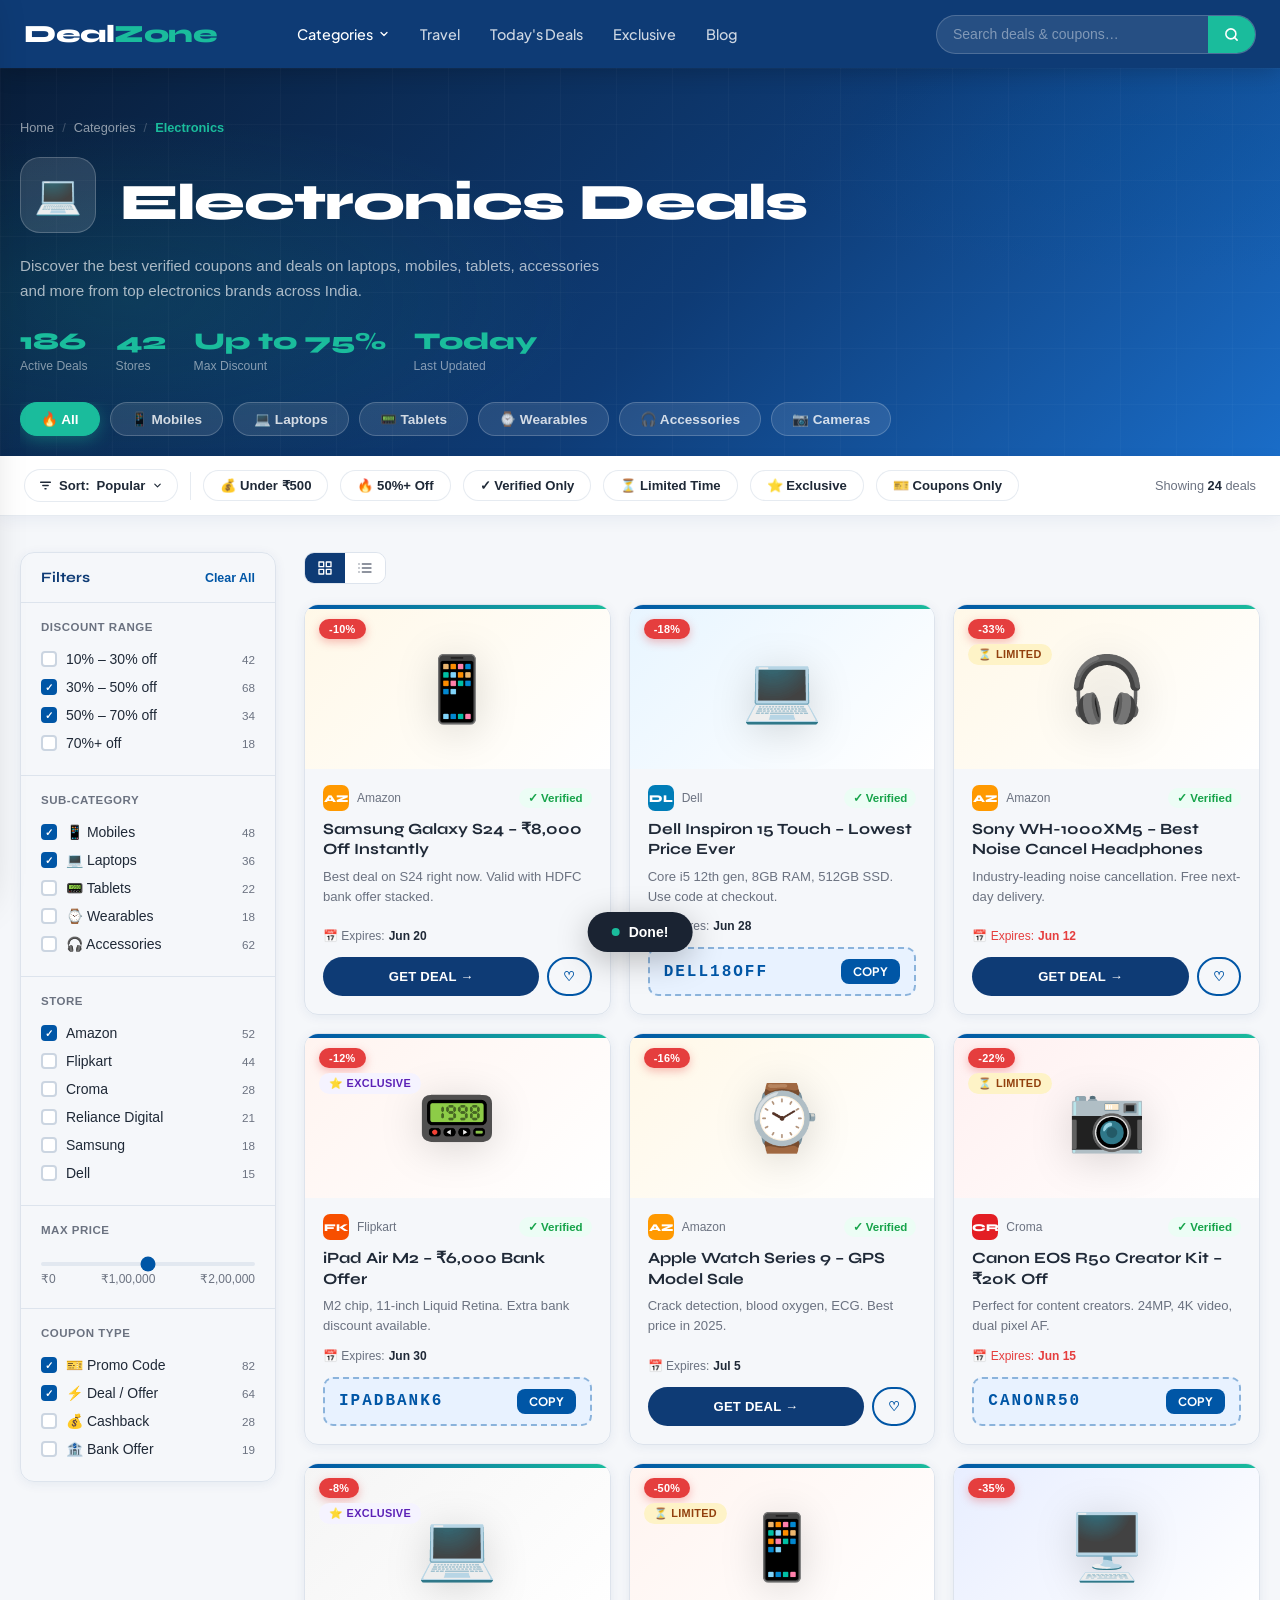
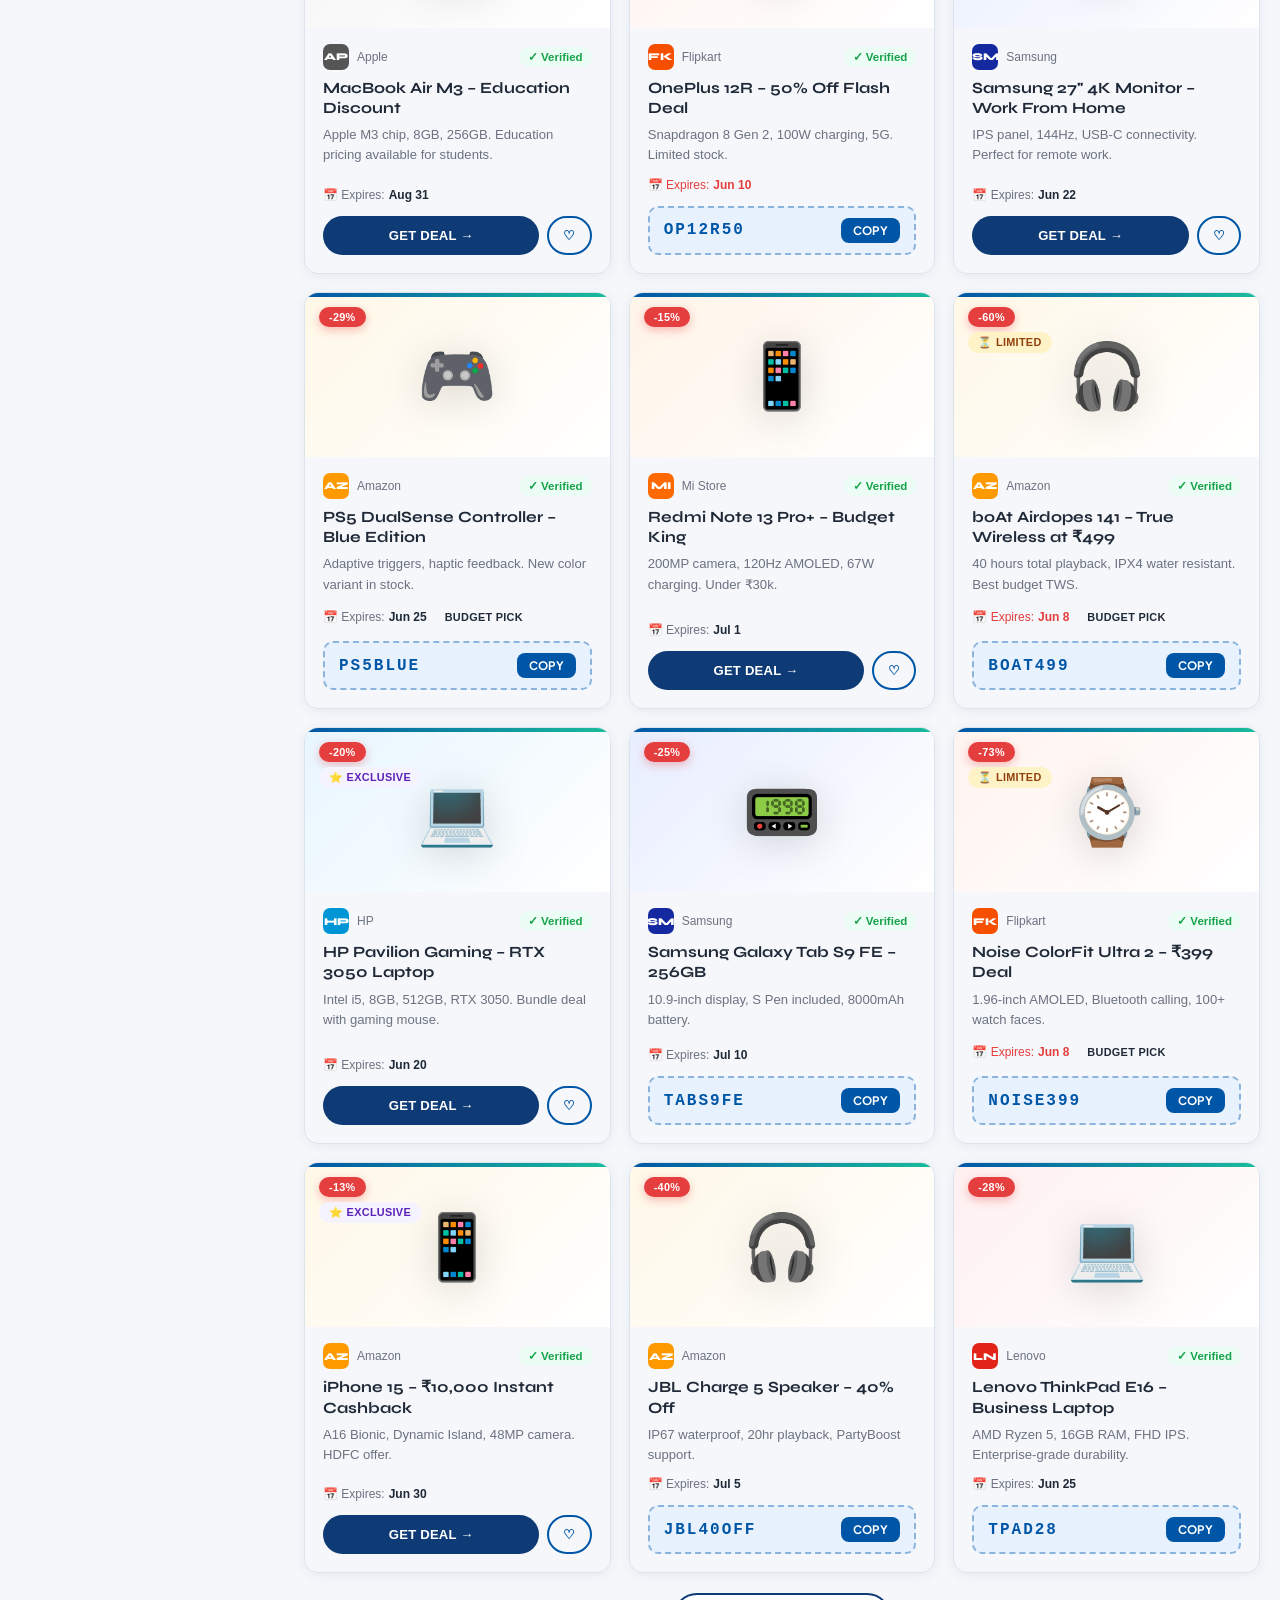
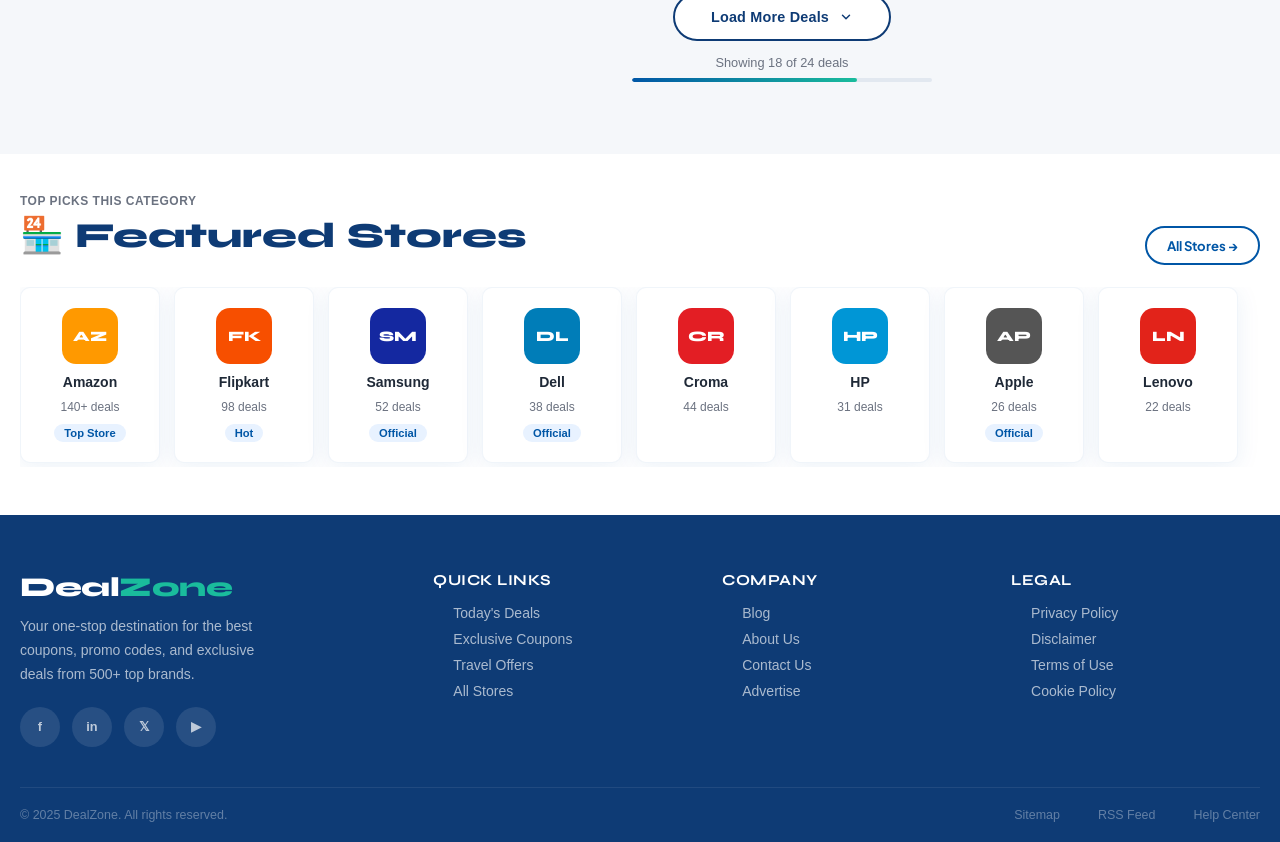
<file: category.html>
<!DOCTYPE html>
<html lang="en">
<head>
<meta charset="UTF-8">
<meta name="viewport" content="width=device-width, initial-scale=1.0">
<title>DealZone – Electronics Deals & Coupons</title>
<link href="https://fonts.googleapis.com/css2?family=Syne:wght@400;600;700;800&family=Plus+Jakarta+Sans:wght@300;400;500;600;700&display=swap" rel="stylesheet">
<link rel="stylesheet" href="style.css">
</head>
<body>

<!-- ═══════════════════════════════════════════
     NAVBAR
═══════════════════════════════════════════ -->
<nav class="navbar" id="navbar">
  <div class="nav-wrap">
    <a class="nav-logo" href="#">Deal<span>Zone</span></a>

    <div class="nav-links">
      <!-- Categories with Mega Menu -->
      <div class="nav-item" id="categoriesItem">
        <button class="nav-link active" onclick="categoryPage.toggleMega()">
          Categories
          <svg width="12" height="12" viewBox="0 0 24 24" fill="none" stroke="currentColor" stroke-width="2.5" stroke-linecap="round" stroke-linejoin="round"><path d="m6 9 6 6 6-6"/></svg>
        </button>
        <div class="mega-menu" id="megaMenu">
          <div class="mega-header">
            <span class="mega-title">Browse All Categories</span>
            <span style="font-size:.8rem;color:var(--blue);font-weight:600;cursor:pointer">View All →</span>
          </div>
          <div class="mega-grid">
            <!-- Electronics -->
            <div class="mega-col">
              <div class="mega-col-title">
                <div class="mega-col-icon" style="background:#EFF6FF">💻</div>
                Electronics
              </div>
              <div class="mega-link" onclick="categoryPage.filterBySubcat('mobiles')">📱 Mobiles <span class="mega-link-badge badge badge-new">NEW</span></div>
              <div class="mega-link" onclick="categoryPage.filterBySubcat('laptops')">💻 Laptops</div>
              <div class="mega-link" onclick="categoryPage.filterBySubcat('tablets')">📟 Tablets</div>
              <div class="mega-link" onclick="categoryPage.filterBySubcat('wearables')">⌚ Smart Watches</div>
              <div class="mega-link" onclick="categoryPage.filterBySubcat('accessories')">🎧 Accessories <span class="mega-link-badge badge badge-hot">HOT</span></div>
              <div class="mega-link" onclick="categoryPage.filterBySubcat('cameras')">📷 Cameras</div>
            </div>
            <!-- Fashion -->
            <div class="mega-col">
              <div class="mega-col-title">
                <div class="mega-col-icon" style="background:#FFF0F4">👗</div>
                Fashion
              </div>
              <div class="mega-link" onclick="categoryPage.setPage('fashion')">👔 Men's Fashion</div>
              <div class="mega-link" onclick="categoryPage.setPage('fashion')">👗 Women's Fashion</div>
              <div class="mega-link" onclick="categoryPage.setPage('fashion')">🧒 Kids Wear</div>
              <div class="mega-link" onclick="categoryPage.setPage('fashion')">👟 Footwear <span class="mega-link-badge badge badge-hot">HOT</span></div>
              <div class="mega-link" onclick="categoryPage.setPage('fashion')">👜 Handbags</div>
              <div class="mega-link" onclick="categoryPage.setPage('fashion')">💄 Beauty</div>
            </div>
            <!-- Travel -->
            <div class="mega-col">
              <div class="mega-col-title">
                <div class="mega-col-icon" style="background:#FFF0F0">✈️</div>
                Travel
              </div>
              <div class="mega-link" onclick="categoryPage.setPage('travel')">✈️ Flights</div>
              <div class="mega-link" onclick="categoryPage.setPage('travel')">🏨 Hotels <span class="mega-link-badge badge badge-new">NEW</span></div>
              <div class="mega-link" onclick="categoryPage.setPage('travel')">🏝️ Holiday Packages</div>
              <div class="mega-link" onclick="categoryPage.setPage('travel')">🚕 Cabs</div>
              <div class="mega-link" onclick="categoryPage.setPage('travel')">🚂 Train Tickets</div>
              <div class="mega-link" onclick="categoryPage.setPage('travel')">⛴️ Cruises</div>
            </div>
            <!-- More -->
            <div class="mega-col">
              <div class="mega-col-title">
                <div class="mega-col-icon" style="background:#F0FFF4">🍕</div>
                More
              </div>
              <div class="mega-link" onclick="categoryPage.setPage('food')">🍕 Food Delivery</div>
              <div class="mega-link" onclick="categoryPage.setPage('gaming')">🎮 Gaming <span class="mega-link-badge badge badge-hot">HOT</span></div>
              <div class="mega-link" onclick="categoryPage.setPage('subs')">📺 Subscriptions</div>
              <div class="mega-link" onclick="categoryPage.setPage('health')">💊 Health & Beauty</div>
              <div class="mega-link" onclick="categoryPage.setPage('edu')">📚 Education</div>
              <div class="mega-link" onclick="categoryPage.setPage('finance')">💳 Finance</div>
            </div>
          </div>
        </div>
      </div>
      <button class="nav-link">Travel</button>
      <button class="nav-link">Today's Deals</button>
      <button class="nav-link">Exclusive</button>
      <button class="nav-link">Blog</button>
    </div>

    <div class="nav-search">
      <input type="text" id="navSearchInput" placeholder="Search deals & coupons…" oninput="categoryPage.liveSearch(this.value)">
      <button class="nav-search-btn">
        <svg width="15" height="15" viewBox="0 0 24 24" fill="none" stroke="currentColor" stroke-width="2.5" stroke-linecap="round" stroke-linejoin="round"><circle cx="11" cy="11" r="8"/><path d="m21 21-4.35-4.35"/></svg>
      </button>
    </div>

    <button class="ham" id="ham" onclick="categoryPage.openDrawer()">
      <span></span><span></span><span></span>
    </button>
  </div>
</nav>

<!-- ═══════════════════════════════════════════
     MOBILE DRAWER
═══════════════════════════════════════════ -->
<div class="drawer-overlay" id="drawerOverlay" onclick="categoryPage.closeDrawer()"></div>
<div class="drawer" id="drawer">
  <div class="drawer-header">
    <div class="drawer-logo">Deal<span>Zone</span></div>
    <button class="drawer-close" onclick="categoryPage.closeDrawer()">✕</button>
  </div>
  <div class="drawer-search">
    <input type="text" placeholder="Search deals…">
    <button><svg width="14" height="14" viewBox="0 0 24 24" fill="none" stroke="currentColor" stroke-width="2.5" stroke-linecap="round" stroke-linejoin="round"><circle cx="11" cy="11" r="8"/><path d="m21 21-4.35-4.35"/></svg></button>
  </div>
  <nav class="drawer-nav">
    <div class="drawer-item active">🏠 Home</div>
    <!-- Categories accordion -->
    <div class="drawer-item" id="drawer-cat-btn" onclick="categoryPage.toggleDrawerCat()">
      📂 Categories <span class="drawer-arrow">›</span>
    </div>
    <div class="drawer-sub" id="drawer-cat-sub">
      <div class="drawer-sub-title">💻 Electronics</div>
      <div class="drawer-sub-link" onclick="categoryPage.filterBySubcat('mobiles');categoryPage.closeDrawer()">📱 Mobiles</div>
      <div class="drawer-sub-link" onclick="categoryPage.filterBySubcat('laptops');categoryPage.closeDrawer()">💻 Laptops</div>
      <div class="drawer-sub-link" onclick="categoryPage.filterBySubcat('tablets');categoryPage.closeDrawer()">📟 Tablets</div>
      <div class="drawer-sub-link" onclick="categoryPage.filterBySubcat('wearables');categoryPage.closeDrawer()">⌚ Smart Watches</div>
      <div class="drawer-sub-link" onclick="categoryPage.filterBySubcat('accessories');categoryPage.closeDrawer()">🎧 Accessories</div>
      <div class="drawer-sub-title">👗 Fashion</div>
      <div class="drawer-sub-link" onclick="categoryPage.closeDrawer()">👔 Men's Fashion</div>
      <div class="drawer-sub-link" onclick="categoryPage.closeDrawer()">👗 Women's Fashion</div>
      <div class="drawer-sub-link" onclick="categoryPage.closeDrawer()">👟 Footwear</div>
      <div class="drawer-sub-title">✈️ Travel</div>
      <div class="drawer-sub-link" onclick="categoryPage.closeDrawer()">✈️ Flights</div>
      <div class="drawer-sub-link" onclick="categoryPage.closeDrawer()">🏨 Hotels</div>
      <div class="drawer-sub-title">🍕 More</div>
      <div class="drawer-sub-link" onclick="categoryPage.closeDrawer()">🍕 Food Delivery</div>
      <div class="drawer-sub-link" onclick="categoryPage.closeDrawer()">🎮 Gaming</div>
    </div>
    <div class="drawer-item">✈️ Travel</div>
    <div class="drawer-item">⚡ Today's Deals</div>
    <div class="drawer-item">⭐ Exclusive</div>
    <div class="drawer-item">📝 Blog</div>
  </nav>
</div>

<!-- ═══════════════════════════════════════════
     CATEGORY HERO
═══════════════════════════════════════════ -->
<section class="cat-hero" id="catHero">
  <div class="cat-hero-glow"></div>
  <div class="cat-hero-grid"></div>
  <div class="cat-hero-inner">
    <div class="container">
      <div class="cat-breadcrumb">
        <span>Home</span><span class="sep">/</span>
        <span>Categories</span><span class="sep">/</span>
        <span class="current" id="breadcrumbCurrent">Electronics</span>
      </div>
      <div class="cat-title-row">
        <div class="cat-icon-wrap" id="catHeroIcon">💻</div>
        <div>
          <h1 class="cat-title" id="catHeroTitle">Electronics Deals</h1>
        </div>
      </div>
      <p class="cat-subtitle" id="catHeroSub">Discover the best verified coupons and deals on laptops, mobiles, tablets, accessories and more from top electronics brands across India.</p>
      <div class="cat-hero-stats">
        <div>
          <span class="hero-stat-val" id="heroStatDeals">186</span>
          <span class="hero-stat-lbl">Active Deals</span>
        </div>
        <div>
          <span class="hero-stat-val" id="heroStatStores">42</span>
          <span class="hero-stat-lbl">Stores</span>
        </div>
        <div>
          <span class="hero-stat-val" id="heroStatMax">Up to 75%</span>
          <span class="hero-stat-lbl">Max Discount</span>
        </div>
        <div>
          <span class="hero-stat-val">Today</span>
          <span class="hero-stat-lbl">Last Updated</span>
        </div>
      </div>
      <!-- Sub-category pills -->
      <div class="cat-subcat-row" id="subcatRow"></div>
    </div>
  </div>
</section>

<!-- ═══════════════════════════════════════════
     STICKY FILTER BAR
═══════════════════════════════════════════ -->
<div class="filter-bar-wrap" id="filterBar">
  <div class="filter-bar-inner">
    <!-- Sort -->
    <div class="sort-wrap" id="sortWrap">
      <button class="sort-btn" id="sortBtn" onclick="categoryPage.toggleSort()">
        <svg width="13" height="13" viewBox="0 0 24 24" fill="none" stroke="currentColor" stroke-width="2.5" stroke-linecap="round" stroke-linejoin="round"><path d="M3 6h18M7 12h10M11 18h2"/></svg>
        Sort: <span id="sortLabel">Popular</span>
        <svg width="11" height="11" viewBox="0 0 24 24" fill="none" stroke="currentColor" stroke-width="2.5" stroke-linecap="round" stroke-linejoin="round"><path d="m6 9 6 6 6-6"/></svg>
      </button>
      <div class="sort-dropdown" id="sortDropdown">
        <div class="sort-option selected" onclick="categoryPage.setSort('Popular')">🔥 Most Popular <span class="check">✓</span></div>
        <div class="sort-option" onclick="categoryPage.setSort('Latest')">🆕 Latest First</div>
        <div class="sort-option" onclick="categoryPage.setSort('Discount')">💸 Highest Discount</div>
        <div class="sort-option" onclick="categoryPage.setSort('Expiry')">⏳ Expiring Soon</div>
        <div class="sort-option" onclick="categoryPage.setSort('Success')">⭐ Success Rate</div>
      </div>
    </div>

    <div class="filter-divider"></div>

    <!-- Filter chips -->
    <button class="f-chip" id="fc-budget" onclick="categoryPage.toggleChip('budget','green')" data-active="false">
      💰 Under ₹500
    </button>
    <button class="f-chip" id="fc-big" onclick="categoryPage.toggleChip('big','red')" data-active="false">
      🔥 50%+ Off
    </button>
    <button class="f-chip" id="fc-verified" onclick="categoryPage.toggleChip('verified','green')" data-active="false">
      ✓ Verified Only
    </button>
    <button class="f-chip" id="fc-limited" onclick="categoryPage.toggleChip('limited','orange')" data-active="false">
      ⏳ Limited Time
    </button>
    <button class="f-chip" id="fc-exclusive" onclick="categoryPage.toggleChip('exclusive','purple')" data-active="false">
      ⭐ Exclusive
    </button>
    <button class="f-chip" id="fc-coupon" onclick="categoryPage.toggleChip('coupon','')" data-active="false">
      🎫 Coupons Only
    </button>

    <button class="clear-all-btn" id="clearAllBtn" onclick="categoryPage.clearAll()" style="display:none">
      Clear All ✕
    </button>

    <div class="filter-result-count">
      Showing <b id="resultCount">18</b> deals
    </div>
  </div>
</div>

<!-- ═══════════════════════════════════════════
     MAIN CONTENT
═══════════════════════════════════════════ -->
<main class="main-section">
  <div class="container">
    <div class="page-layout">

      <!-- ── LEFT SIDEBAR ── -->
      <aside class="sidebar-filters" id="sidebarFilters">
        <div class="sf-head">
          <span class="sf-title">Filters</span>
          <button class="sf-clear" onclick="categoryPage.clearAll()">Clear All</button>
        </div>

        <!-- Discount Range -->
        <div class="sf-section">
          <div class="sf-section-title">Discount Range</div>
          <div class="sf-option" onclick="categoryPage.toggleSF(this)">
            <div class="sf-option-left"><div class="sf-checkbox"></div>10% – 30% off</div>
            <span class="sf-count">42</span>
          </div>
          <div class="sf-option" onclick="categoryPage.toggleSF(this)">
            <div class="sf-option-left"><div class="sf-checkbox checked"></div>30% – 50% off</div>
            <span class="sf-count">68</span>
          </div>
          <div class="sf-option" onclick="categoryPage.toggleSF(this)">
            <div class="sf-option-left"><div class="sf-checkbox checked"></div>50% – 70% off</div>
            <span class="sf-count">34</span>
          </div>
          <div class="sf-option" onclick="categoryPage.toggleSF(this)">
            <div class="sf-option-left"><div class="sf-checkbox"></div>70%+ off</div>
            <span class="sf-count">18</span>
          </div>
        </div>

        <!-- Sub Categories -->
        <div class="sf-section">
          <div class="sf-section-title">Sub-Category</div>
          <div class="sf-option" onclick="categoryPage.toggleSF(this);categoryPage.filterBySubcat('mobiles')">
            <div class="sf-option-left"><div class="sf-checkbox checked"></div>📱 Mobiles</div>
            <span class="sf-count">48</span>
          </div>
          <div class="sf-option" onclick="categoryPage.toggleSF(this);categoryPage.filterBySubcat('laptops')">
            <div class="sf-option-left"><div class="sf-checkbox checked"></div>💻 Laptops</div>
            <span class="sf-count">36</span>
          </div>
          <div class="sf-option" onclick="categoryPage.toggleSF(this);categoryPage.filterBySubcat('tablets')">
            <div class="sf-option-left"><div class="sf-checkbox"></div>📟 Tablets</div>
            <span class="sf-count">22</span>
          </div>
          <div class="sf-option" onclick="categoryPage.toggleSF(this);categoryPage.filterBySubcat('wearables')">
            <div class="sf-option-left"><div class="sf-checkbox"></div>⌚ Wearables</div>
            <span class="sf-count">18</span>
          </div>
          <div class="sf-option" onclick="categoryPage.toggleSF(this);categoryPage.filterBySubcat('accessories')">
            <div class="sf-option-left"><div class="sf-checkbox"></div>🎧 Accessories</div>
            <span class="sf-count">62</span>
          </div>
        </div>

        <!-- Stores -->
        <div class="sf-section">
          <div class="sf-section-title">Store</div>
          <div class="sf-option" onclick="categoryPage.toggleSF(this)"><div class="sf-option-left"><div class="sf-checkbox checked"></div>Amazon</div><span class="sf-count">52</span></div>
          <div class="sf-option" onclick="categoryPage.toggleSF(this)"><div class="sf-option-left"><div class="sf-checkbox"></div>Flipkart</div><span class="sf-count">44</span></div>
          <div class="sf-option" onclick="categoryPage.toggleSF(this)"><div class="sf-option-left"><div class="sf-checkbox"></div>Croma</div><span class="sf-count">28</span></div>
          <div class="sf-option" onclick="categoryPage.toggleSF(this)"><div class="sf-option-left"><div class="sf-checkbox"></div>Reliance Digital</div><span class="sf-count">21</span></div>
          <div class="sf-option" onclick="categoryPage.toggleSF(this)"><div class="sf-option-left"><div class="sf-checkbox"></div>Samsung</div><span class="sf-count">18</span></div>
          <div class="sf-option" onclick="categoryPage.toggleSF(this)"><div class="sf-option-left"><div class="sf-checkbox"></div>Dell</div><span class="sf-count">15</span></div>
        </div>

        <!-- Price Range Slider -->
        <div class="sf-section">
          <div class="sf-section-title">Max Price</div>
          <div class="sf-range">
            <input type="range" class="range-slider" min="0" max="200000" value="100000" step="1000" oninput="categoryPage.updateRange(this)">
            <div class="range-labels">
              <span>₹0</span><span id="rangeVal">₹1,00,000</span><span>₹2,00,000</span>
            </div>
          </div>
        </div>

        <!-- Coupon Type -->
        <div class="sf-section">
          <div class="sf-section-title">Coupon Type</div>
          <div class="sf-option" onclick="categoryPage.toggleSF(this)"><div class="sf-option-left"><div class="sf-checkbox checked"></div>🎫 Promo Code</div><span class="sf-count">82</span></div>
          <div class="sf-option" onclick="categoryPage.toggleSF(this)"><div class="sf-option-left"><div class="sf-checkbox checked"></div>⚡ Deal / Offer</div><span class="sf-count">64</span></div>
          <div class="sf-option" onclick="categoryPage.toggleSF(this)"><div class="sf-option-left"><div class="sf-checkbox"></div>💰 Cashback</div><span class="sf-count">28</span></div>
          <div class="sf-option" onclick="categoryPage.toggleSF(this)"><div class="sf-option-left"><div class="sf-checkbox"></div>🏦 Bank Offer</div><span class="sf-count">19</span></div>
        </div>
      </aside>

      <!-- ── RIGHT DEALS COLUMN ── -->
      <div class="deals-col">
        <!-- Grid header -->
        <div class="grid-header">
          <div class="grid-header-left">
            <div class="view-toggle">
              <button class="view-btn active" id="gridViewBtn" onclick="categoryPage.setView('grid')" title="Grid view">
                <svg width="16" height="16" viewBox="0 0 24 24" fill="none" stroke="currentColor" stroke-width="2" stroke-linecap="round" stroke-linejoin="round"><rect x="3" y="3" width="7" height="7"/><rect x="14" y="3" width="7" height="7"/><rect x="3" y="14" width="7" height="7"/><rect x="14" y="14" width="7" height="7"/></svg>
              </button>
              <button class="view-btn" id="listViewBtn" onclick="categoryPage.setView('list')" title="List view">
                <svg width="16" height="16" viewBox="0 0 24 24" fill="none" stroke="currentColor" stroke-width="2" stroke-linecap="round" stroke-linejoin="round"><line x1="8" y1="6" x2="21" y2="6"/><line x1="8" y1="12" x2="21" y2="12"/><line x1="8" y1="18" x2="21" y2="18"/><line x1="3" y1="6" x2="3.01" y2="6"/><line x1="3" y1="12" x2="3.01" y2="12"/><line x1="3" y1="18" x2="3.01" y2="18"/></svg>
              </button>
            </div>
            <span id="activeFiltersLabel" style="font-size:.82rem;color:var(--muted)"></span>
          </div>
          <button onclick="document.getElementById('sidebarFilters').classList.toggle('mobile-open')"
            style="display:none;align-items:center;gap:6px;padding:8px 16px;border-radius:50px;border:1.5px solid var(--line);background:#fff;font-size:.82rem;font-weight:600;cursor:pointer"
            id="filterToggleBtn">
            <svg width="14" height="14" viewBox="0 0 24 24" fill="none" stroke="currentColor" stroke-width="2.5" stroke-linecap="round" stroke-linejoin="round"><polygon points="22 3 2 3 10 12.46 10 19 14 21 14 12.46 22 3"/></svg>
            Filters
          </button>
        </div>

        <!-- Deals Grid -->
        <div class="deals-grid" id="dealsGrid"></div>

        <!-- Load More -->
        <div class="load-more-wrap">
          <button class="load-more-btn" id="loadMoreBtn" onclick="categoryPage.loadMore()">
            <div class="spinner"></div>
            <span class="btn-text">Load More Deals</span>
            <svg width="14" height="14" viewBox="0 0 24 24" fill="none" stroke="currentColor" stroke-width="2.5" stroke-linecap="round" stroke-linejoin="round"><path d="m6 9 6 6 6-6"/></svg>
          </button>
          <div class="load-more-progress">
            Showing <span id="shownCount">18</span> of <span id="totalCount">186</span> deals
            <div class="progress-bar-wrap">
              <div class="progress-bar" id="progressBar" style="width:9.7%"></div>
            </div>
          </div>
        </div>
      </div>

    </div>
  </div>
</main>

<!-- ═══════════════════════════════════════════
     FEATURED STORES
═══════════════════════════════════════════ -->
<section class="stores-section" style="background:#fff;padding:40px 0 48px;">
  <div class="container">
    <div class="section-head">
      <div>
        <div class="section-eyebrow">Top picks this category</div>
        <h2 class="section-title">🏪 Featured Stores</h2>
      </div>
      <button style="padding:9px 20px;border-radius:50px;border:2px solid var(--blue);background:transparent;color:var(--blue);font-size:.82rem;font-weight:700;cursor:pointer;font-family:'Plus Jakarta Sans',sans-serif;" onclick="categoryPage.showToast('Viewing all stores…')">All Stores →</button>
    </div>
    <div class="stores-row" id="storesRow"></div>
  </div>
</section>

<!-- ═══════════════════════════════════════════
     FOOTER
═══════════════════════════════════════════ -->
<footer>
  <div class="container">
    <div class="footer-top">
      <div class="footer-brand">
        <span class="nav-logo">Deal<span>Zone</span></span>
        <p>Your one-stop destination for the best coupons, promo codes, and exclusive deals from 500+ top brands.</p>
        <div class="social-row">
          <div class="social-btn">f</div>
          <div class="social-btn">in</div>
          <div class="social-btn">𝕏</div>
          <div class="social-btn">▶</div>
        </div>
      </div>
      <div class="footer-col">
        <h4>Quick Links</h4>
        <div class="footer-links">
          <a href="#">Today's Deals</a>
          <a href="#">Exclusive Coupons</a>
          <a href="#">Travel Offers</a>
          <a href="#">All Stores</a>
        </div>
      </div>
      <div class="footer-col">
        <h4>Company</h4>
        <div class="footer-links">
          <a href="#">Blog</a>
          <a href="#">About Us</a>
          <a href="#">Contact Us</a>
          <a href="#">Advertise</a>
        </div>
      </div>
      <div class="footer-col">
        <h4>Legal</h4>
        <div class="footer-links">
          <a href="#">Privacy Policy</a>
          <a href="#">Disclaimer</a>
          <a href="#">Terms of Use</a>
          <a href="#">Cookie Policy</a>
        </div>
      </div>
    </div>
    <div class="footer-bottom">
      <span>© 2025 DealZone. All rights reserved.</span>
      <div class="footer-bottom-links">
        <a href="#">Sitemap</a>
        <a href="#">RSS Feed</a>
        <a href="#">Help Center</a>
      </div>
    </div>
  </div>
</footer>

<!-- Toast -->
<div class="toast" id="toastEl">
  <span class="toast-dot"></span>
  <span id="toastMsg">Done!</span>
</div>
<script>console.log('categoryPage before script.js load ->', typeof window.categoryPage);</script>
<script src="script.js"></script>
<script>console.log('categoryPage after script.js load ->', typeof window.categoryPage);</script>
</body>
</file>
<file: style.css>
/* ── DESIGN TOKENS ── */
:root {
  --navy: #0E3B75;
  --blue: #0056A6;
  --sky: #E8F2FF;
  --teal: #1ABC9C;
  --teal-dark: #159A80;
  --bg: #F5F7FA;
  --red: #E53E3E;
  --orange: #F97316;
      --green: #16A34A;
    --amber: #FBBF24;
  --text: #1F2937;
  --muted: #6B7280;
  --white: #FFFFFF;
  --card-shadow: 0 4px 24px rgba(0,86,166,.08);
  --card-shadow-hover: 0 12px 40px rgba(0,86,166,.18);
  --radius: 16px;
  --radius-sm: 10px;
      --transition: all .25s cubic-bezier(.4, 0, .2, 1);
      --line: rgba(14, 59, 117, .1);
      --r: 14px;
    --r-sm: 8px;
    --r-lg: 20px;
    --sh-sm: 0 2px 12px rgba(14, 59, 117, .07);
    --sh-md: 0 6px 24px rgba(14, 59, 117, .12);
    --sh-lg: 0 16px 48px rgba(14, 59, 117, .17);
    --ease: cubic-bezier(.4, 0, .2, 1);
    --dur: .25s;
}

/* ── RESET ── */
*, *::before, *::after { box-sizing: border-box; margin: 0; padding: 0; }
html { scroll-behavior: smooth; }
body { font-family: 'DM Sans', sans-serif; background: var(--bg); color: var(--text); overflow-x: hidden; }
img { max-width: 100%; display: block; }
a { text-decoration: none; color: inherit; }

/* ── TYPOGRAPHY ── */
h1,h2,h3,h4 { font-family: 'Syne', sans-serif; }
.section-title {
  font-size: clamp(1.5rem, 3vw, 2.2rem);
  font-weight: 800;
  color: var(--navy);
  margin-bottom: 8px;
}
.section-sub { color: var(--muted); font-size: .95rem; margin-bottom: 2rem; }

/* ── UTILITIES ── */
.container { max-width: 1280px; margin: 0 auto; padding: 0 20px; }
.section { padding: 72px 0; }
.btn {
  display: inline-flex;
    align-items: center;
    gap: 8px;
    padding: 8px 22px;
    border-radius: 50px;
    font-weight: 600;
    font-size: .875rem;
    cursor: pointer;
    border: none;
    transition: var(--transition);
    letter-spacing: .2px;
    text-decoration: none;
}
.btn:hover { transform: translateY(-2px); box-shadow: 0 8px 24px rgba(0,0,0,.15); }
.btn-primary { background: var(--teal); color: var(--white); }
.btn-primary:hover { background: var(--teal-dark); }
/* .btn-navy { background: var(--navy); color: var(--white); } */
.btn-navy {
    background: var(--navy);
    color: #fff;
    box-shadow: 0 4px 16px rgba(14, 59, 117, .25);
}
.btn-navy:hover { background: var(--blue); }
.btn-outline { background: transparent; color: var(--blue); border: 2px solid var(--blue); }
.btn-outline:hover { background: var(--blue); color: var(--white); }
.badge {
  display: inline-block; padding: 4px 12px; border-radius: 50px;
  font-size: .75rem; font-weight: 700; letter-spacing: .5px;
  text-transform: uppercase;
}
.badge-teal { background: rgba(26,188,156,.15); color: var(--teal-dark); }
.badge-blue { background: var(--sky); color: var(--blue); }

/* ── NAVBAR ── */
.navbar {
  position: sticky; top: 0; z-index: 100;
  background: var(--navy);
  box-shadow: 0 2px 20px rgba(0,0,0,.2);
}
.nav-inner {
  display: flex; align-items: center; justify-content: space-between;
  gap: 16px; padding: 0 20px; max-width: 1280px; margin: 0 auto;
  height: 68px;
}
.nav-logo {
  font-family: 'Syne', sans-serif; font-size: 1.5rem; font-weight: 800;
  color: var(--white); white-space: nowrap;
}
.nav-logo span { color: var(--teal); }
.nav-links { display: flex; align-items: center; gap: 4px; }
.nav-link {
  color: rgba(255,255,255,.8); font-size: .9rem; font-weight: 500;
  padding: 8px 14px; border-radius: 8px;
  transition: background .2s, color .2s; white-space: nowrap;
}
/* .nav-link:hover { background: rgba(255,255,255,.1); color: var(--white); } */
.nav-search {
  display: flex; align-items: center; gap: 0;
  background: rgba(255,255,255,.12); border: 1.5px solid rgba(255,255,255,.2);
  border-radius: 50px; overflow: hidden; flex: 1; max-width: 320px;
  transition: background .2s, border-color .2s;
}
.nav-search:focus-within { background: rgba(255,255,255,.18); border-color: var(--teal); }
.nav-search input {
  background: none; border: none; outline: none; color: var(--white);
  padding: 10px 16px; font-size: .9rem; width: 100%; font-family: 'DM Sans', sans-serif;
}
.nav-search input::placeholder { color: rgba(255,255,255,.5); }
.nav-search-btn {
  background: var(--teal); border: none; cursor: pointer;
  padding: 10px 16px; color: var(--white); transition: background .2s;
}
/* .nav-search-btn:hover { background: var(--teal-dark); } */
.hamburger {
  display: none; flex-direction: column; gap: 5px;
  cursor: pointer; padding: 8px; background: none; border: none;
}
.hamburger span {
  display: block; width: 24px; height: 2px;
  background: var(--white); border-radius: 2px; transition: all .3s;
}
.hamburger.open span:nth-child(1) { transform: translateY(7px) rotate(45deg); }
.hamburger.open span:nth-child(2) { opacity: 0; }
.hamburger.open span:nth-child(3) { transform: translateY(-7px) rotate(-45deg); }
.mobile-menu {
  display: none; flex-direction: column; gap: 4px;
  background: var(--navy); padding: 12px 20px 16px; border-top: 1px solid rgba(255,255,255,.1);
}
.mobile-menu.open { display: flex; }
.mobile-menu .nav-link { width: 100%; }
.mobile-search {
  display: flex; background: rgba(255,255,255,.12); border: 1.5px solid rgba(255,255,255,.2);
  border-radius: 50px; overflow: hidden; margin-top: 8px;
}
.mobile-search input {
  flex: 1; background: none; border: none; outline: none;
  color: var(--white); padding: 10px 16px; font-size: .9rem; font-family: 'DM Sans', sans-serif;
}
.mobile-search input::placeholder { color: rgba(255,255,255,.5); }
.mobile-search button {
  background: var(--teal); border: none; cursor: pointer;
  padding: 10px 16px; color: var(--white);
}

/* ─── TOAST ────────────────────────────────── */
.toast{
  position:fixed;bottom:28px;left:50%;transform:translateX(-50%) translateY(80px);
  background:#1A2332;color:#fff;padding:12px 28px;border-radius:50px;
  font-size:.875rem;font-weight:600;
  box-shadow:0 8px 32px rgba(0,0,0,.25);z-index:9999;
  transition:transform .35s cubic-bezier(.4,0,.2,1);pointer-events:none;
  display:flex;align-items:center;gap:8px;white-space:nowrap;
}
.toast.show{transform:translateX(-50%) translateY(0)}
.toast-icon{font-size:1rem}

/* ── HERO SLIDER ── */
.hero { background: var(--navy); padding: 32px 0 0; overflow: hidden; }
.slider-wrap { position: relative; border-radius: var(--radius); overflow: hidden; margin: 0 auto; }
.slides { display: flex; transition: transform .6s cubic-bezier(.77,0,.175,1); }
.slide {
  min-width: 100%; position: relative;
  background: linear-gradient(135deg, var(--blue), var(--navy));
  border-radius: var(--radius); overflow: hidden;
}
.slide img { width: 100%; height: auto; display: block; }
.slide-inner {
  display: flex; align-items: center; justify-content: space-between;
  padding: 48px 56px; gap: 32px; min-height: 340px;
}
.slide-content { flex: 1; }
.slide-content .badge { margin-bottom: 16px; }
.slide-title {
  font-size: clamp(1.8rem, 4vw, 3rem); font-weight: 800;
  color: var(--white); line-height: 1.2; margin-bottom: 12px;
}
.slide-desc { color: rgba(255,255,255,.75); font-size: 1rem; margin-bottom: 28px; max-width: 420px; }
.slide-visual {
  font-size: clamp(5rem, 12vw, 10rem); line-height: 1;
  filter: drop-shadow(0 8px 32px rgba(0,0,0,.3));
}
.slide-nav {
  display: flex; align-items: center; justify-content: center; gap: 12px;
  padding: 20px 0;
}
.dot {
  width: 8px; height: 8px; border-radius: 50%;
  background: rgba(255,255,255,.3); cursor: pointer;
  transition: all .3s;
}
.dot.active { background: var(--teal); width: 24px; border-radius: 4px; }
.slider-arrow {
  position: absolute; top: 50%; transform: translateY(-50%);
  background: rgba(255,255,255,.15); border: 1.5px solid rgba(255,255,255,.25);
  color: var(--white); border-radius: 50%; width: 44px; height: 44px;
  cursor: pointer; display: flex; align-items: center; justify-content: center;
  backdrop-filter: blur(8px); transition: background .2s; z-index: 5;
}
.slider-arrow:hover { background: var(--teal); border-color: var(--teal); }
.slider-arrow.prev { left: 16px; }
.slider-arrow.next { right: 16px; }

/* ── BRAND SCROLLER ── */
.brand-scroll-wrap {
  background: var(--white); border-top: 1px solid rgba(0,86,166,.08);
  padding: 24px 0; overflow: hidden; position: relative;
}
.brand-scroll-track { display: flex; gap: 0; animation: scroll-brands 28s linear infinite; }
.brand-scroll-track:hover { animation-play-state: paused; }
.brand-item {
  display: flex; align-items: center; justify-content: center;
  min-width: 160px; padding: 0 32px;
  font-family: 'Syne', sans-serif; font-weight: 700; font-size: 1rem;
  color: var(--muted); transition: color .2s; white-space: nowrap; cursor: pointer;
}
.brand-item:hover { color: var(--blue); }
.brand-dot { color: var(--teal); margin-right: 8px; font-size: 1.2rem; }
@keyframes scroll-brands {
  from { transform: translateX(0); }
  to { transform: translateX(-50%); }
}

/* ── DAILY OFFERS ── */
.offer-grid {
  display: grid;
  grid-template-columns: repeat(4, 1fr);
  gap: 20px;
}
.offer-card {
  background: var(--white); border-radius: var(--radius); padding: 24px;
  box-shadow: var(--card-shadow); border: 1.5px solid rgba(0,86,166,.07);
  display: flex; flex-direction: column; gap: 12px;
  transition: transform .25s, box-shadow .25s;
  position: relative; overflow: hidden;
}
.offer-card::before {
  content: ''; position: absolute; top: 0; left: 0; right: 0; height: 3px;
  background: linear-gradient(90deg, var(--blue), var(--teal));
}
.offer-card:hover { transform: translateY(-6px); box-shadow: var(--card-shadow-hover); }
.offer-logo {
  width: 56px; height: 56px; border-radius: 12px;
  display: flex; align-items: center; justify-content: center;
  font-family: 'Syne', sans-serif; font-weight: 800; font-size: 1rem;
  color: var(--white); flex-shrink: 0;
}
.offer-card-head { display: flex; align-items: center; gap: 12px; }
.offer-info { flex: 1; min-width: 0; }
.offer-brand { font-size: .78rem; color: var(--muted); font-weight: 500; }
.offer-title { font-family: 'Syne', sans-serif; font-weight: 700; font-size: 1rem; line-height: 1.3; }
.offer-desc { font-size: .875rem; color: var(--muted); line-height: 1.5; flex: 1; }
.offer-footer { display: flex; align-items: center; justify-content: space-between; gap: 8px; flex-wrap: wrap; }
.offer-expiry { font-size: .75rem; color: var(--muted); }
.offer-expiry span { color: var(--teal-dark); font-weight: 600; }
.btn-coupon {
  background: var(--navy); color: var(--white);
  border: none; border-radius: 50px; padding: 9px 18px;
  font-size: .78rem; font-weight: 700; cursor: pointer;
  font-family: 'DM Sans', sans-serif; letter-spacing: .3px;
  transition: background .2s, transform .2s;
  white-space: nowrap;
}
.btn-coupon:hover { background: var(--blue); transform: scale(1.04); }
.btn-deal {
  background: linear-gradient(135deg, var(--teal), #0EA882);
  color: var(--white);
}
.btn-deal:hover { background: linear-gradient(135deg, var(--teal-dark), #0C8A6A); }

/* ── EXCLUSIVE ── */
.exclusive-section { background: linear-gradient(135deg, #E8F2FF 0%, #F0FBF8 100%); }
.exclusive-grid {
  display: grid; grid-template-columns: repeat(3, 1fr); gap: 20px; margin-bottom: 40px;
}
.excl-card {
  background: var(--white); border-radius: var(--radius); padding: 28px;
  box-shadow: var(--card-shadow); border: 1.5px solid rgba(0,86,166,.1);
  display: flex; flex-direction: column; gap: 16px;
  transition: transform .25s, box-shadow .25s;
}
.excl-card:hover { transform: translateY(-4px); box-shadow: var(--card-shadow-hover); }
.excl-header { display: flex; align-items: center; gap: 16px; }
.excl-logo {
  width: 64px; height: 64px; border-radius: 14px; flex-shrink: 0;
  display: flex; align-items: center; justify-content: center;
  font-family: 'Syne', sans-serif; font-weight: 800; font-size: 1.1rem; color: var(--white);
}
.excl-brand { font-size: .8rem; color: var(--muted); }
.excl-title { font-family: 'Syne', sans-serif; font-weight: 700; font-size: 1.05rem; }
.excl-code {
  background: var(--sky); border: 1.5px dashed var(--blue);
  border-radius: 8px; padding: 10px 16px;
  display: flex; align-items: center; justify-content: space-between; gap: 8px;
}
.excl-code-text { font-family: monospace; font-weight: 700; color: var(--blue); font-size: 1rem; letter-spacing: 1px; }
.copy-btn {
  background: var(--blue); color: var(--white); border: none;
  border-radius: 6px; padding: 6px 12px; font-size: .75rem; font-weight: 600;
  cursor: pointer; transition: background .2s; font-family: 'DM Sans', sans-serif;
}
.copy-btn:hover { background: var(--navy); }
.excl-desc { font-size: .875rem; color: var(--muted); line-height: 1.5; }
.excl-cta { display: flex; align-items: center; justify-content: center; }

/* ── POPULAR STORES ── */
.stores-layout { display: grid; grid-template-columns: 320px 1fr; gap: 24px; }
.featured-card {
  background: linear-gradient(145deg, var(--navy), #091E3A);
  border-radius: var(--radius); padding: 40px 32px;
  color: var(--white); position: relative; overflow: hidden;
  display: flex; flex-direction: column; justify-content: space-between; min-height: 440px;
}
.featured-card::before {
  content: ''; position: absolute; top: -60px; right: -60px;
  width: 240px; height: 240px; background: rgba(26,188,156,.12);
  border-radius: 50%; pointer-events: none;
}
.featured-card::after {
  content: ''; position: absolute; bottom: -40px; left: -40px;
  width: 180px; height: 180px; background: rgba(0,86,166,.18);
  border-radius: 50%; pointer-events: none;
}
.featured-crown { font-size: 3rem; margin-bottom: 8px; }
.featured-badge {
  display: inline-block; background: var(--teal); color: var(--white);
  font-size: .72rem; font-weight: 700; letter-spacing: 1px; text-transform: uppercase;
  padding: 4px 12px; border-radius: 50px; margin-bottom: 20px;
}
.featured-name { font-size: 2rem; font-weight: 800; margin-bottom: 8px; }
.featured-sub { color: rgba(255,255,255,.65); font-size: .9rem; margin-bottom: 24px; }
.featured-stats { display: flex; gap: 24px; margin-bottom: 28px; }
.stat { }
.stat-val { font-family: 'Syne', sans-serif; font-size: 1.5rem; font-weight: 800; color: var(--teal); }
.stat-lbl { font-size: .75rem; color: rgba(255,255,255,.5); text-transform: uppercase; letter-spacing: .5px; }
.stores-grid {
  display: grid;
    grid-template-columns: repeat(3, 1fr);
    gap: 16px;
    align-content: start;
}
.store-card {
    background: var(--surface);
    border-radius: var(--r);
    border: 1.5px solid var(--line);
    box-shadow: var(--sh-sm);
    padding: 22px 20px;
    text-align: center;
    cursor: pointer;
    transition: all var(--dur) var(--ease);
    min-width: 148px;
    flex-shrink: 0;
    display: flex;
    flex-direction: column;
    align-items: center;
    gap: 10px;
}
.store-card:hover { transform: translateY(-4px); box-shadow: var(--card-shadow-hover); }
.store-icon {
      width: 52px;
    height: 52px;
    border-radius: 12px;
    display: flex;
    align-items: center;
    justify-content: center;
    font-weight: 800;
    font-family: 'Syne', sans-serif;
    font-size: .9rem;
    color: var(--white);
    margin: 0 auto;
}
.store-name {
    font-weight: 600;
    font-size: .85rem;
    color: var(--text);
}
.store-count { font-size: .75rem; color: var(--muted); }

/* ── FOOTER ── */
footer {
  background: var(--navy);
  color: rgba(255,255,255,.75);
}
.footer-top {
  padding: 56px 0 40px;
  display: grid; grid-template-columns: 1.5fr 1fr 1fr 1fr; gap: 40px;
}
.footer-brand .nav-logo { font-size: 1.7rem; margin-bottom: 12px; display: block; }
.footer-brand p { font-size: .875rem; line-height: 1.7; max-width: 260px; }
.footer-col h4 {
  font-family: 'Syne', sans-serif; font-weight: 700; color: var(--white);
  font-size: .95rem; margin-bottom: 16px; text-transform: uppercase; letter-spacing: .5px;
}
.footer-links { display: flex; flex-direction: column; gap: 10px; }
.footer-links a {
  font-size: .875rem; color: rgba(255,255,255,.65);
  transition: color .2s; display: flex; align-items: center; gap: 8px;
}
.footer-links a:hover { color: var(--teal); }
.footer-links a::before { content: '→'; font-size: .75rem; opacity: 0; transition: opacity .2s; }
.footer-links a:hover::before { opacity: 1; }
.social-row { display: flex; gap: 12px; margin-top: 20px; }
.social-btn {
  width: 40px; height: 40px; border-radius: 50%;
  background: rgba(255,255,255,.1); display: flex; align-items: center; justify-content: center;
  color: rgba(255,255,255,.7); cursor: pointer; transition: background .2s, color .2s;
  font-size: .8rem; font-weight: 700;
}
.social-btn:hover { background: var(--teal); color: var(--white); }
.footer-bottom {
  border-top: 1px solid rgba(255,255,255,.1);
  padding: 20px 0; display: flex; align-items: center; justify-content: space-between;
  font-size: .8rem; color: rgba(255,255,255,.4); flex-wrap: wrap; gap: 12px;
}
.footer-bottom-links { display: flex; gap: 20px; }
.footer-bottom-links a { color: rgba(255,255,255,.45); transition: color .2s; }
.footer-bottom-links a:hover { color: var(--teal); }

/* ── ANIMATIONS ── */
@keyframes fade-up {
  from { opacity: 0; transform: translateY(30px); }
  to   { opacity: 1; transform: translateY(0); }
}
.fade-up { opacity: 0; animation: fade-up .6s ease forwards; }
.fade-up-1 { animation-delay: .1s; }
.fade-up-2 { animation-delay: .2s; }
.fade-up-3 { animation-delay: .3s; }
.fade-up-4 { animation-delay: .4s; }

/* ── RESPONSIVE ── */
@media (max-width: 1050px) {
  .nav-links { display: none; }
  .nav-search { display: none; }
  .hamburger { display: flex; }
  .offer-grid { grid-template-columns: repeat(2, 1fr); }
  .exclusive-grid { grid-template-columns: repeat(2, 1fr); }
  .stores-layout { grid-template-columns: 1fr; }
  .featured-card { min-height: auto; }
  .stores-grid { grid-template-columns: repeat(3, 1fr); }
  .footer-top { grid-template-columns: 1fr 1fr; gap: 32px; }
  .slide-visual { display: none; }
}
@media (max-width: 767px) {
  .section { padding: 48px 0; }
  .offer-grid { grid-template-columns: 1fr; }
  .exclusive-grid { grid-template-columns: 1fr; }
  .stores-grid { grid-template-columns: repeat(2, 1fr); }
  .footer-top { grid-template-columns: 1fr; 
    /* text-align: center;  */
  }
  .footer-brand p { max-width: 100%; margin: 0 auto; }
  .footer-links a::before { display: none; }
  .footer-bottom { flex-direction: column; align-items: center; text-align: center; }
  .footer-bottom-links { flex-wrap: wrap; justify-content: center; }
  .social-row { justify-content: center; }
  .slide-inner { padding: 36px 28px; flex-direction: column; text-align: center; min-height: 260px; }
  .slider-arrow { display: none; }
}
@media (max-width: 400px) {
  .stores-grid { grid-template-columns: repeat(2, 1fr); }
}

/* ═══════════════════════════════════════════════
   STORE PAGE
═══════════════════════════════════════════════ */

/* ─── Store Banner ─────────────────────────── */
.store-banner{position:relative;overflow:hidden;min-height:340px;display:flex;flex-direction:column;justify-content:flex-end}
.store-banner-bg{
  position:absolute;inset:0;
  background:linear-gradient(135deg,#091E3A 0%,#0E3B75 50%,#1A5C9A 100%);
}
.store-banner-pattern{
  position:absolute;inset:0;
  background-image:radial-gradient(circle at 20% 80%, rgba(26,188,156,.12) 0%, transparent 50%),
    radial-gradient(circle at 80% 20%, rgba(0,86,166,.18) 0%, transparent 50%),
    radial-gradient(circle at 50% 50%, rgba(255,255,255,.03) 0%, transparent 60%);
}
.store-banner-mesh{
  position:absolute;inset:0;
  background-image:repeating-linear-gradient(0deg,transparent,transparent 40px,rgba(255,255,255,.02) 40px,rgba(255,255,255,.02) 41px),
    repeating-linear-gradient(90deg,transparent,transparent 40px,rgba(255,255,255,.02) 40px,rgba(255,255,255,.02) 41px);
}
.store-banner-content{position:relative;z-index:2;padding:44px 0 0}
.store-identity{display:flex;align-items:flex-start;gap:28px;flex-wrap:wrap;margin-bottom:28px}
.store-logo-outer{
  width:104px;height:104px;background:#fff;
  border-radius:22px;box-shadow:0 12px 40px rgba(0,0,0,.22);
  display:flex;align-items:center;justify-content:center;
  flex-shrink:0;position:relative;overflow:hidden;
}
.store-logo-inner{
  font-family:'Syne',sans-serif;font-weight:800;font-size:2rem;
  color:var(--navy);letter-spacing:-1px;
}
.store-info{flex:1;min-width:260px}
.store-name {
    font-weight: 600;
    font-size: .85rem;
    color: var(--text);
}
.store-rating-row{display:flex;align-items:center;gap:14px;margin-bottom:14px;flex-wrap:wrap}
.star-display{display:flex;align-items:center;gap:3px}
.star{color:var(--amber);font-size:1.1rem}
.star.half{opacity:.5}
.rating-val{font-family:'Syne',sans-serif;font-size:1.25rem;font-weight:800;color:#fff}
.rating-label{font-size:.82rem;color:rgba(255,255,255,.5)}
.store-desc{color:rgba(255,255,255,.72);font-size:.95rem;line-height:1.65;max-width:580px;margin-bottom:22px}
.store-actions{display:flex;gap:12px;flex-wrap:wrap}
.store-stats-strip{
  background:rgba(0,0,0,.2);border-top:1px solid rgba(255,255,255,.08);
  backdrop-filter:blur(8px);
}
.store-stats-inner{display:flex;flex-wrap:wrap}
.stat-item{flex:1;min-width:130px;text-align:center;padding:18px 16px;border-right:1px solid rgba(255,255,255,.08);position:relative}
.stat-item:last-child{border-right:none}
.stat-val{font-family:'Syne',sans-serif;font-size:1.5rem;font-weight:800;color:var(--teal);display:block;line-height:1}
.stat-lbl{font-size:.73rem;color:rgba(255,255,255,.45);text-transform:uppercase;letter-spacing:.5px;margin-top:5px;display:block}

/* ─── Store Tabs ───────────────────────────── */
.store-tab-bar{
  background:#fff;border-bottom:2px solid rgba(14,59,117,.08);
  position:sticky;top:66px;z-index:100;
}
.store-tab-inner{
  display:flex;max-width:1280px;margin:0 auto;padding:0 24px;
  overflow-x:auto;scrollbar-width:none;
}
.store-tab-inner::-webkit-scrollbar{display:none}
.s-tab{
  padding:17px 26px;font-weight:600;font-size:.9rem;color:var(--muted);
  cursor:pointer;border-bottom:3px solid transparent;margin-bottom:-2px;
  white-space:nowrap;transition:var(--transition);display:flex;align-items:center;gap:8px;
}
.s-tab:hover{color:var(--blue)}
.s-tab.active{color:var(--blue);border-bottom-color:var(--blue)}
.s-tab-count{
  background:var(--sky);color:var(--blue);
  border-radius:50px;padding:2px 9px;font-size:.72rem;font-weight:700;
}
.s-tab.active .s-tab-count{background:var(--blue);color:#fff}

/* ─── Layout ───────────────────────────────── */
.store-layout{display:grid;grid-template-columns:1fr 308px;gap:28px;align-items:start}
.tab-panel{display:none}.tab-panel.active{display:block}

/* ─── Coupon Cards ─────────────────────────── */
.coupon-stack{display:flex;flex-direction:column;gap:14px}
.c-card{
  background:#fff;border-radius:var(--r);
  border:1.5px solid rgba(14,59,117,.08);
  box-shadow:var(--shadow-sm);overflow:hidden;
  transition:var(--transition);position:relative;
}
.c-card:hover{box-shadow:var(--shadow-md);transform:translateY(-3px)}
.c-card-accent{height:4px;background:linear-gradient(90deg,var(--blue),var(--teal))}
.c-card-body{padding:20px 24px;display:flex;gap:20px;align-items:flex-start;flex-wrap:wrap}
.c-main{flex:1;min-width:200px}
.c-type{margin-bottom:10px}
.c-title{font-family:'Syne',sans-serif;font-weight:700;font-size:1.08rem;color:var(--text);margin-bottom:8px;line-height:1.35}
.c-desc{font-size:.875rem;color:var(--muted);line-height:1.6;margin-bottom:14px}
.c-meta{display:flex;align-items:center;gap:10px;flex-wrap:wrap}
.c-expiry{font-size:.78rem;color:var(--muted);display:flex;align-items:center;gap:4px}
.c-expiry b{color:var(--text)}
.expiring-badge{background:#FEF2F2;color:var(--red);font-size:.72rem;font-weight:700;padding:3px 8px;border-radius:50px}
.c-action{display:flex;flex-direction:column;align-items:center;gap:10px;min-width:170px}
.code-wrap{
  width:100%;background:var(--sky);
  border:2px dashed rgba(0,86,166,.35);border-radius:10px;
  padding:11px 16px;text-align:center;
}
.code-val{font-family:'DM Mono','Courier New',monospace;font-size:1.1rem;font-weight:800;color:var(--blue);letter-spacing:2px;display:block}
.code-lbl{font-size:.68rem;color:var(--muted);margin-top:3px}
.copy-btn{
  width:100%;background:var(--navy);color:#fff;border:none;
  border-radius:50px;padding:10px;font-size:.8rem;font-weight:700;
  cursor:pointer;transition:var(--transition);letter-spacing:.3px;
}
.copy-btn:hover{background:var(--blue);transform:scale(1.03)}
.copy-btn.copied{background:var(--green)}
.success-track{width:100%}
.success-bar{height:5px;background:#E2E8F0;border-radius:3px;overflow:hidden}
.success-fill{height:100%;border-radius:3px;background:linear-gradient(90deg,var(--teal),#0EA882);transition:width 1.2s cubic-bezier(.4,0,.2,1)}
.success-label{font-size:.73rem;color:var(--green);font-weight:600;text-align:center;margin-top:4px}

/* ─── Deal Cards (store tab) ───────────────── */
.deal-mini-grid{display:grid;grid-template-columns:repeat(3,1fr);gap:16px}

/* ─── Sidebar ──────────────────────────────── */
.sidebar{display:flex;flex-direction:column;gap:18px;position:sticky;top:calc(66px + 60px + 24px)}
.s-widget{background:#fff;border-radius:var(--r);border:1.5px solid rgba(14,59,117,.08);box-shadow:var(--shadow-sm);overflow:hidden}
.s-widget-head{
  padding:16px 20px;border-bottom:1.5px solid rgba(14,59,117,.06);
  display:flex;align-items:center;justify-content:space-between;
}
.s-widget-title{font-family:'Syne',sans-serif;font-weight:700;font-size:.9rem;color:var(--navy)}
.s-widget-body{padding:16px 20px}
.rel-store-row{
  display:flex;align-items:center;gap:12px;padding:9px 0;
  border-bottom:1px solid rgba(14,59,117,.05);cursor:pointer;
  transition:var(--transition);
}
.rel-store-row:last-child{border-bottom:none}
.rel-store-row:hover{transform:translateX(4px)}
.rel-logo{
  width:40px;height:40px;border-radius:10px;flex-shrink:0;
  display:flex;align-items:center;justify-content:center;
  font-family:'Syne',sans-serif;font-weight:800;font-size:.72rem;color:#fff;
}
.rel-name{font-weight:600;font-size:.875rem;margin-bottom:1px}
.rel-count{font-size:.75rem;color:var(--muted)}
.trending-item{
  padding:10px 0;border-bottom:1px solid rgba(14,59,117,.05);
  cursor:pointer;
}
.trending-item:last-child{border-bottom:none}
.trending-item-title{font-weight:600;font-size:.875rem;margin-bottom:3px;line-height:1.35}
.trending-item-meta{font-size:.75rem;color:var(--muted);display:flex;align-items:center;gap:6px}
.cat-cloud{display:flex;flex-wrap:wrap;gap:7px}
.cat-tag{
  padding:6px 14px;border-radius:50px;
  background:var(--sky);color:var(--blue);
  font-size:.8rem;font-weight:600;cursor:pointer;
  transition:var(--transition);border:1.5px solid transparent;
}
.cat-tag:hover{background:var(--blue);color:#fff}

/* ═══════════════════════════════════════════════
   DEALS PAGE
═══════════════════════════════════════════════ */

/* ─── Deals Hero ───────────────────────────── */
.deals-hero{
  background:#080C14;position:relative;overflow:hidden;
  padding:56px 0 0;
}
.deals-hero-glow{
  position:absolute;inset:0;
  background:
    radial-gradient(ellipse 70% 80% at 20% 60%, rgba(26,188,156,.1) 0%, transparent 60%),
    radial-gradient(ellipse 60% 70% at 80% 30%, rgba(124,58,237,.12) 0%, transparent 60%),
    radial-gradient(ellipse 50% 50% at 50% 50%, rgba(0,86,166,.08) 0%, transparent 60%);
}
.deals-hero-grid-bg{
  position:absolute;inset:0;
  background-image:
    linear-gradient(rgba(255,255,255,.03) 1px,transparent 1px),
    linear-gradient(90deg,rgba(255,255,255,.03) 1px,transparent 1px);
  background-size:60px 60px;
}
.deals-hero-inner{position:relative;z-index:2;text-align:center;padding-bottom:0}
.deals-hero-eyebrow{display:flex;align-items:center;justify-content:center;gap:8px;margin-bottom:18px}
.live-dot{width:8px;height:8px;border-radius:50%;background:var(--red);animation:pulse-dot 1.5s ease infinite}
@keyframes pulse-dot{0%,100%{box-shadow:0 0 0 0 rgba(229,62,62,.5)}50%{box-shadow:0 0 0 6px rgba(229,62,62,0)}}
.live-text{font-size:.8rem;font-weight:700;color:var(--red);text-transform:uppercase;letter-spacing:.8px}
.deals-hero-title{
  font-size:clamp(2.2rem,6vw,4rem);font-weight:800;color:#fff;
  margin-bottom:14px;letter-spacing:-1.5px;line-height:1.1;
}
.deals-hero-title .accent-teal{color:var(--teal)}
.deals-hero-title .accent-orange{color:var(--orange)}
.deals-hero-sub{color:rgba(255,255,255,.6);font-size:1rem;margin-bottom:32px;max-width:500px;margin-left:auto;margin-right:auto}

/* ─── Countdown ────────────────────────────── */
.countdown-outer{display:flex;align-items:center;justify-content:center;gap:0;margin-bottom:36px;flex-wrap:wrap}
.cd-block{
  text-align:center;min-width:90px;padding:20px 18px;
  background:rgba(255,255,255,.06);
  border:1.5px solid rgba(255,255,255,.1);
  position:relative;
}
.cd-block:first-child{border-radius:16px 0 0 16px}
.cd-block:last-child{border-radius:0 16px 16px 0}
.cd-block:not(:last-child){border-right:none}
.cd-num{
  font-family:'Syne',sans-serif;font-size:2.8rem;font-weight:800;
  color:#fff;line-height:1;display:block;
  text-shadow:0 0 24px rgba(26,188,156,.3);
}
.cd-lbl{font-size:.7rem;color:rgba(255,255,255,.4);text-transform:uppercase;letter-spacing:.8px;margin-top:6px;display:block}
.cd-sep{
  font-family:'Syne',sans-serif;font-size:2.4rem;font-weight:800;
  color:var(--teal);align-self:center;padding:0 2px;
  animation:blink .8s ease infinite;
}
@keyframes blink{0%,100%{opacity:1}50%{opacity:.3}}

/* ─── Deal Category Pills ──────────────────── */
.deal-filter-strip{
  background:rgba(255,255,255,.04);border-top:1px solid rgba(255,255,255,.06);
  padding:18px 0;
}
.deal-filter-inner{display:flex;gap:10px;flex-wrap:wrap;justify-content:center}
.d-pill{
  padding:9px 22px;border-radius:50px;
  background:rgba(255,255,255,.08);border:1.5px solid rgba(255,255,255,.12);
  color:rgba(255,255,255,.75);font-size:.85rem;font-weight:600;
  cursor:pointer;transition:var(--transition);white-space:nowrap;
  display:flex;align-items:center;gap:7px;
}
.d-pill:hover{background:rgba(255,255,255,.14);color:#fff}
.d-pill.active{background:var(--teal);border-color:var(--teal);color:#fff;box-shadow:0 4px 16px rgba(26,188,156,.3)}

/* ─── Deals Sections ───────────────────────── */
.deals-page-bg{background:var(--bg)}
.deals-section{padding:52px 0}
.deals-section + .deals-section{padding-top:0}
.ds-header{display:flex;align-items:flex-end;justify-content:space-between;margin-bottom:24px;gap:12px;flex-wrap:wrap}
.ds-title-wrap{}
.ds-eyebrow{font-size:.78rem;font-weight:700;color:var(--muted);text-transform:uppercase;letter-spacing:.5px;margin-bottom:6px}
.ds-title{font-size:clamp(1.3rem,3vw,1.75rem);font-weight:800;color:var(--navy)}

/* ─── Deal Card ────────────────────────────── */
.deals-grid-4{display:grid;grid-template-columns:repeat(4,1fr);gap:20px}
.deals-grid-3{display:grid;grid-template-columns:repeat(3,1fr);gap:20px}
.deal-card{
  background:#fff;border-radius:var(--r);
  box-shadow:var(--shadow-sm);
  border:1.5px solid rgba(14,59,117,.07);
  overflow:hidden;transition:var(--transition);
  cursor:pointer;position:relative;
}
.deal-card:hover{box-shadow:var(--shadow-lg);transform:translateY(-8px) scale(1.01)}
.deal-card-img{
  position:relative;height:190px;
  display:flex;align-items:center;justify-content:center;
  overflow:hidden;
}
.deal-card-emoji{font-size:5rem;z-index:2;position:relative;filter:drop-shadow(0 8px 24px rgba(0,0,0,.2));transition:transform .3s}
.deal-card:hover .deal-card-emoji{transform:scale(1.1) rotate(-3deg)}
/* .deal-pct-badge{
  position:absolute;top:12px;left:12px;z-index:3;
  background:var(--red);color:#fff;
  font-family:'Syne',sans-serif;font-weight:800;font-size:1rem;
  padding:5px 13px;border-radius:50px;
  box-shadow:0 4px 12px rgba(229,62,62,.4);
} */
.deal-pct-badge {
    position: absolute;
    top: 12px;
    left: 12px;
    z-index: 3;
    background: var(--red);
    color: #fff;
    font-family: 'Syne', sans-serif;
    font-weight: 800;
    font-size: 1rem;
    padding: 5px 13px;
    border-radius: 50px;
    box-shadow: 0 4px 12px rgba(229, 62, 62, .4);
}
/* .deal-hot-badge{
  position:absolute;top:12px;right:12px;z-index:3;
  background:var(--orange);color:#fff;
  font-size:.72rem;font-weight:700;padding:4px 10px;border-radius:50px;
  display:flex;align-items:center;gap:4px;
  animation:hot-pulse 2s ease infinite;
} */

.deal-hot-badge {
    position: absolute;
    top: 12px;
    right: 12px;
    z-index: 3;
    background: var(--orange);
    color: #fff;
    font-size: .72rem;
    font-weight: 700;
    padding: 4px 10px;
    border-radius: 50px;
    display: flex;
    align-items: center;
    gap: 4px;
    animation: hot-pulse 2s ease infinite;
}
@keyframes hot-pulse{0%,100%{box-shadow:0 4px 12px rgba(249,115,22,.4)}50%{box-shadow:0 4px 20px rgba(249,115,22,.7)}}
.deal-new-badge{
  position:absolute;top:12px;right:12px;z-index:3;
  background:var(--blue);color:#fff;
  font-size:.72rem;font-weight:700;padding:4px 10px;border-radius:50px;
}
.deal-card-body{padding:16px 18px}
.deal-store-row{display:flex;align-items:center;gap:7px;margin-bottom:7px}
.deal-store-dot{width:20px;height:20px;border-radius:6px;display:flex;align-items:center;justify-content:center;font-family:'Syne',sans-serif;font-weight:800;font-size:.55rem;color:#fff;flex-shrink:0}
.deal-store-name{font-size:.75rem;color:var(--muted);font-weight:500}
.deal-title{font-family:'Syne',sans-serif;font-weight:700;font-size:.93rem;line-height:1.3;color:var(--text);margin-bottom:10px}
.deal-price-row{display:flex;align-items:baseline;gap:9px;margin-bottom:10px}
.deal-orig{font-size:.85rem;color:#94A3B8;text-decoration:line-through}
.deal-disc{font-family:'Syne',sans-serif;font-size:1.25rem;font-weight:800;color:var(--text)}
.deal-save{font-size:.75rem;color:var(--green);font-weight:600;background:#ECFDF5;padding:2px 8px;border-radius:50px}
.deal-timer-bar{
  display:flex;align-items:center;gap:7px;
  background:#FEF2F2;border-radius:8px;padding:7px 11px;margin-bottom:12px;
}
.deal-timer-icon{font-size:.85rem}
.deal-timer-text{font-size:.78rem;font-weight:600;color:var(--red);flex:1}
.deal-timer-countdown{font-family:'Syne',sans-serif;font-size:.82rem;font-weight:800;color:var(--red)}
.deal-buy-btn{
  width:100%;background:var(--navy);color:#fff;border:none;
  border-radius:50px;padding:10px;font-size:.85rem;font-weight:700;
  cursor:pointer;transition:var(--transition);letter-spacing:.2px;
}
.deal-buy-btn:hover{background:var(--blue);transform:scale(1.02)}

/* ─── Featured Deal ────────────────────────── */
.featured-deal{
  background:linear-gradient(135deg,var(--navy),#1A5C9A);
  border-radius:20px;padding:0;overflow:hidden;
  display:grid;grid-template-columns:1fr 1fr;
  box-shadow:var(--shadow-lg);margin-bottom:28px;
}
.fd-left{padding:44px 40px;display:flex;flex-direction:column;justify-content:center;gap:18px}
.fd-eyebrow{display:flex;align-items:center;gap:8px}
.fd-title{font-size:clamp(1.6rem,3vw,2.4rem);font-weight:800;color:#fff;line-height:1.2}
.fd-desc{font-size:.9rem;color:rgba(255,255,255,.7);line-height:1.65}
.fd-price{display:flex;align-items:baseline;gap:12px}
.fd-orig{font-size:1rem;color:rgba(255,255,255,.45);text-decoration:line-through}
.fd-disc{font-family:'Syne',sans-serif;font-size:2rem;font-weight:800;color:var(--teal)}
.fd-right{
  display:flex;align-items:center;justify-content:center;
  background:rgba(255,255,255,.04);
  border-left:1px solid rgba(255,255,255,.08);
  font-size:9rem;padding:40px;
  position:relative;overflow:hidden;
}
.fd-right::before{
  content:'';position:absolute;
  width:300px;height:300px;border-radius:50%;
  background:rgba(26,188,156,.08);
  top:-80px;right:-80px;
}

/* ─── Best Today Row ───────────────────────── */
.best-today-grid{display:grid;grid-template-columns:320px 1fr;gap:20px}
.best-today-feat{
  background:linear-gradient(160deg,#1A0533,#4A1A7A);
  border-radius:var(--r);padding:28px;
  display:flex;flex-direction:column;justify-content:space-between;
  min-height:360px;position:relative;overflow:hidden;
}
.best-today-feat::before{
  content:'';position:absolute;
  width:250px;height:250px;border-radius:50%;
  background:rgba(26,188,156,.08);
  bottom:-60px;right:-60px;
}
.btf-emoji{font-size:4rem;margin-bottom:auto;position:relative;z-index:1}
.btf-badge{margin-bottom:10px;display:flex;gap:8px;flex-wrap:wrap}
.btf-title{font-size:1.3rem;font-weight:800;color:#fff;margin-bottom:8px;position:relative;z-index:1}
.btf-price{display:flex;align-items:baseline;gap:10px;margin-bottom:16px;position:relative;z-index:1}
.btf-orig{font-size:.875rem;color:rgba(255,255,255,.4);text-decoration:line-through}
.btf-disc{font-family:'Syne',sans-serif;font-size:1.6rem;font-weight:800;color:#fff}
.best-today-list{display:flex;flex-direction:column;gap:12px}
.btl-item{
  background:#fff;border-radius:var(--r-sm);
  border:1.5px solid rgba(14,59,117,.07);
  box-shadow:var(--shadow-sm);
  padding:14px 16px;
  display:flex;align-items:center;gap:14px;
  cursor:pointer;transition:var(--transition);
}
.btl-item:hover{transform:translateX(4px);box-shadow:var(--shadow-md)}
.btl-emoji{font-size:2.2rem;flex-shrink:0}
.btl-info{flex:1;min-width:0}
.btl-title{font-weight:600;font-size:.875rem;margin-bottom:3px;line-height:1.3}
.btl-store{font-size:.75rem;color:var(--muted)}
.btl-price{text-align:right;flex-shrink:0}
.btl-disc{font-family:'Syne',sans-serif;font-size:1rem;font-weight:800;color:var(--text)}
.btl-orig{font-size:.75rem;color:#94A3B8;text-decoration:line-through}
.btl-pct{font-size:.72rem;color:var(--red);font-weight:700;background:#FEF2F2;padding:2px 7px;border-radius:50px;margin-top:3px;display:block;text-align:right}

/* RESPONSIVE */
@media(max-width:1100px){
  .deals-grid-4{grid-template-columns:repeat(3,1fr)}
  .best-today-grid{grid-template-columns:1fr}
  .best-today-feat{min-height:220px;flex-direction:row;flex-wrap:wrap;align-items:center;gap:16px}
  .btf-emoji{font-size:3rem;margin:0}
}
@media(max-width:1040px){
  .nav-links,.nav-search{display:none}.ham{display:flex}
  .store-layout{grid-template-columns:1fr}
  .sidebar{position:static;display:grid;grid-template-columns:repeat(2,1fr)}
  .deals-grid-4{grid-template-columns:repeat(2,1fr)}
  .deals-grid-3{grid-template-columns:repeat(2,1fr)}
  .deal-mini-grid{grid-template-columns:repeat(2,1fr)}
  .featured-deal{grid-template-columns:1fr}
  .fd-right{display:none}
  .footer-grid{grid-template-columns:1fr 1fr;gap:28px}
}
@media(max-width:767px){
  .store-identity{flex-direction:column}
  .store-logo-outer{width:80px;height:80px}
  .store-logo-inner{font-size:1.5rem}
  .store-banner-content{padding:28px 0 0}
  .deals-grid-4,.deals-grid-3{grid-template-columns:repeat(2,1fr)}
  .deal-mini-grid{grid-template-columns:1fr}
  .sidebar{grid-template-columns:1fr}
  .c-card-body{flex-direction:column}
  .c-action{min-width:unset;width:100%}
  .footer-grid{grid-template-columns:1fr;text-align:center}
  .footer-desc{max-width:100%}
  .footer-social{justify-content:center}
  .footer-bottom{flex-direction:column;align-items:center}
}
@media(max-width:520px){
  .deals-grid-4,.deals-grid-3{grid-template-columns:1fr}
  .countdown-outer{gap:0}
  .cd-block{min-width:70px;padding:14px 10px}
  .cd-num{font-size:2rem}
}

.verified {
    display: inline-flex;
    align-items: center;
    gap: 5px;
    padding: 4px 12px;
    border-radius: 50px;
    background: #ECFDF5;
    color: #065F46;
    font-size: .73rem;
    font-weight: 700;
}

.verified::before {
    content: '✓';
    font-weight: 800;
}

.btn-outline-blue {
    background: transparent;
    color: var(--blue);
    border: 2px solid var(--blue);
}

/* CATEGORY PAGE STYLES */
.navbar {
  position: sticky; top: 0; z-index: 500;
  background: var(--navy);
  box-shadow: 0 2px 24px rgba(0,0,0,.22);
}
.nav-wrap {
  display: flex; align-items: center; gap: 66px;
  max-width: 1280px; margin: 0 auto; padding: 0 24px;
  height: 68px;
}
@media (max-width: 1100px) {
  .nav-wrap { gap: 24px; }
}

/* Logo */
.nav-logo {
  font-family: 'Syne', sans-serif; font-size: 1.55rem; font-weight: 800;
  color: #fff; cursor: pointer; flex-shrink: 0; letter-spacing: -.5px;
}
.nav-logo .dot { color: var(--teal); }

/* Nav Links */
.nav-links { display: flex; align-items: center; gap: 2px; flex: 1; }
.nav-item { position: relative; }
.nav-link {
  display: flex; align-items: center; gap: 5px;
  color: rgba(255,255,255,.8); font-size: .9rem; font-weight: 500;
  padding: 8px 14px; border-radius: 8px;
  cursor: pointer; transition: all var(--dur) var(--ease);
  white-space: nowrap; border: none; background: none;
  font-family: 'Plus Jakarta Sans', sans-serif;
}
.nav-link:hover,
.nav-link.active { 
  /* background: rgba(255,255,255,.12);  */
  color: #fff; }
.nav-link svg { transition: transform var(--dur) var(--ease); flex-shrink: 0; }
.nav-item:hover > .nav-link svg,
.nav-item.open > .nav-link svg { transform: rotate(180deg); }

/* Search */
.nav-search {
  display: flex; align-items: center;
  background: rgba(255,255,255,.1);
  border: 1.5px solid rgba(255,255,255,.18);
  border-radius: 50px; overflow: hidden;
  width: 280px; transition: all var(--dur) var(--ease);
}
.nav-search:focus-within {
  background: rgba(255,255,255,.16);
  border-color: var(--teal); width: 320px;
}
.nav-search input {
  background: none; border: none; outline: none;
  color: #fff; padding: 9px 16px; font-size: .875rem; width: 100%;
}
.nav-search input::placeholder { color: rgba(255,255,255,.42); }
.nav-search-btn {
  background: var(--teal); border: none;
  padding: 11px 16px; color: #fff;
  display: flex; align-items: center; flex-shrink: 0;
  transition: background var(--dur);
}
/* .nav-search-btn:hover { background: var(--teal-d); } */

/* Hamburger */
.ham {
  display: none; flex-direction: column; gap: 5px;
  padding: 8px; background: none; border: none;
}
.ham span {
  display: block; width: 22px; height: 2px;
  background: #fff; border-radius: 2px; transition: all .3s;
}
.ham.open span:nth-child(1) { transform: translateY(7px) rotate(45deg); }
.ham.open span:nth-child(2) { opacity: 0; }
.ham.open span:nth-child(3) { transform: translateY(-7px) rotate(-45deg); }

/* ══════════════════════════════════════════════
   MEGA MENU (DESKTOP)
══════════════════════════════════════════════ */
.mega-menu {
  position: absolute; top: calc(100% + 12px); left: -24px;
  width: 860px; background: #fff;
  border-radius: var(--r-lg); box-shadow: var(--sh-lg);
  border: 1.5px solid var(--line);
  padding: 28px 28px 20px;
  opacity: 0; visibility: hidden; pointer-events: none;
  transform: translateY(8px);
  transition: all .22s var(--ease);
  z-index: 600;
}
.nav-item:hover .mega-menu,
.nav-item.open .mega-menu {
  opacity: 1; visibility: visible;
  pointer-events: all; transform: translateY(0);
}
.mega-header {
  display: flex; align-items: center; justify-content: space-between;
  margin-bottom: 20px; padding-bottom: 16px;
  border-bottom: 1.5px solid var(--line);
}
.mega-title {
  font-family: 'Syne', sans-serif; font-weight: 800;
  font-size: 1rem; color: var(--navy);
}
.mega-grid {
  display: grid; grid-template-columns: repeat(4, 1fr); gap: 0;
}
.mega-col { padding-right: 20px; }
.mega-col:last-child { padding-right: 0; border-right: none; }
.mega-col + .mega-col { padding-left: 20px; border-left: 1.5px solid var(--line); }
.mega-col-title {
  font-size: .72rem; font-weight: 700; letter-spacing: .6px;
  text-transform: uppercase; color: var(--blue); margin-bottom: 10px;
  display: flex; align-items: center; gap: 7px;
}
.mega-col-icon {
  width: 26px; height: 26px; border-radius: 7px;
  display: flex; align-items: center; justify-content: center;
  font-size: .9rem;
}
.mega-link {
  display: flex; align-items: center; gap: 8px;
  padding: 7px 10px; border-radius: var(--r-sm);
  font-size: .875rem; font-weight: 500; color: var(--text-2);
  transition: all var(--dur) var(--ease); cursor: pointer;
  margin-bottom: 2px;
}
.mega-link:hover {
  background: var(--sky); color: var(--blue);
  transform: translateX(3px);
}
.mega-link-badge {
  margin-left: auto; font-size: .65rem; font-weight: 700;
  padding: 2px 7px; border-radius: 50px;
}

/* ══════════════════════════════════════════════
   MOBILE DRAWER
══════════════════════════════════════════════ */
.drawer-overlay {
  display: none; position: fixed; inset: 0;
  background: rgba(0,0,0,.45); z-index: 800;
  opacity: 0; transition: opacity .3s;
}
.drawer-overlay.open { display: block; opacity: 1; }
.drawer {
  position: fixed; top: 0; left: -320px; bottom: 0;
  width: 300px; background: #fff;
  z-index: 900; box-shadow: 4px 0 40px rgba(0,0,0,.2);
  transition: left .32s var(--ease); overflow-y: auto;
  display: flex; flex-direction: column;
}
.drawer.open { left: 0; }
.drawer-header {
  display: flex; align-items: center; justify-content: space-between;
  padding: 18px 20px;
  background: var(--navy);
}
.drawer-logo {
  font-family: 'Syne', sans-serif; font-weight: 800;
  font-size: 1.3rem; color: #fff;
}
.drawer-logo span { color: var(--teal); }
.drawer-close {
  background: rgba(255,255,255,.15); border: none; border-radius: 50%;
  width: 34px; height: 34px; display: flex; align-items: center; justify-content: center;
  color: #fff; font-size: 1.1rem; cursor: pointer;
}
.drawer-search {
  margin: 14px 16px;
  display: flex; background: var(--bg); border: 1.5px solid var(--line);
  border-radius: 50px; overflow: hidden;
}
.drawer-search input {
  flex: 1; background: none; border: none; outline: none;
  padding: 10px 14px; font-size: .875rem; color: var(--text);
}
.drawer-search button {
  background: var(--teal); border: none; padding: 10px 14px;
  color: #fff; display: flex; align-items: center;
}
.drawer-nav { flex: 1; padding: 8px 0; }
.drawer-item {
  display: flex; align-items: center; justify-content: space-between;
  padding: 13px 20px; font-weight: 600; font-size: .9rem;
  color: var(--text); cursor: pointer; border-bottom: 1px solid var(--line);
  transition: background var(--dur);
}
.drawer-item:hover { background: var(--bg); }
.drawer-item.active { color: var(--blue); background: var(--sky); }
.drawer-arrow { color: var(--muted); font-size: .8rem; transition: transform var(--dur); }
.drawer-item.open .drawer-arrow { transform: rotate(90deg); }
.drawer-sub {
  display: none; background: var(--bg);
  padding: 4px 0 8px;
}
.drawer-sub.open { display: block; }
.drawer-sub-title {
  font-size: .7rem; font-weight: 700; letter-spacing: .5px;
  text-transform: uppercase; color: var(--blue);
  padding: 12px 24px 6px; display: flex; align-items: center; gap: 6px;
}
.drawer-sub-link {
  display: block; padding: 9px 28px;
  font-size: .875rem; color: var(--text-2);
  cursor: pointer; transition: all var(--dur);
  display: flex; align-items: center; gap: 8px;
}
.drawer-sub-link:hover { color: var(--blue); background: #fff; padding-left: 34px; }

/* ══════════════════════════════════════════════
   CATEGORY HERO
══════════════════════════════════════════════ */
.cat-hero {
  position: relative; overflow: hidden;
  background: linear-gradient(135deg, #091E3A 0%, #0E3B75 55%, #1A6DC8 100%);
  padding: 52px 0 0;
}
.cat-hero-glow {
  position: absolute; inset: 0; pointer-events: none;
  background:
    radial-gradient(ellipse 60% 80% at 10% 60%, rgba(26,188,156,.12) 0%, transparent 60%),
    radial-gradient(ellipse 50% 60% at 90% 20%, rgba(0,86,166,.18) 0%, transparent 60%);
}
.cat-hero-grid {
  position: absolute; inset: 0; pointer-events: none;
  background-image:
    linear-gradient(rgba(255,255,255,.025) 1px, transparent 1px),
    linear-gradient(90deg, rgba(255,255,255,.025) 1px, transparent 1px);
  background-size: 56px 56px;
}
.cat-hero-inner { position: relative; z-index: 2; }
.cat-breadcrumb {
  display: flex; align-items: center; gap: 8px;
  font-size: .8rem; color: rgba(255,255,255,.55);
  margin-bottom: 22px; flex-wrap: wrap;
}
.cat-breadcrumb span { cursor: pointer; transition: color var(--dur); }
.cat-breadcrumb span:hover { color: #fff; }
.cat-breadcrumb .sep { opacity: .4; }
.cat-breadcrumb .current { color: var(--teal); font-weight: 600; }
.cat-title-row {
  display: flex; align-items: flex-end; gap: 24px;
  margin-bottom: 20px; flex-wrap: wrap;
}
.cat-icon-wrap {
  width: 76px; height: 76px; border-radius: 20px;
  background: rgba(255,255,255,.12); border: 1.5px solid rgba(255,255,255,.2);
  display: flex; align-items: center; justify-content: center;
  font-size: 2.4rem; flex-shrink: 0;
}
.cat-title { font-size: clamp(2rem, 5vw, 3.2rem); font-weight: 800; color: #fff; letter-spacing: -1px; }
.cat-subtitle { color: rgba(255,255,255,.65); font-size: .95rem; line-height: 1.65; max-width: 580px; margin-bottom: 24px; }
.cat-hero-stats {
  display: flex; gap: 28px; margin-bottom: 28px; flex-wrap: wrap;
}
.hero-stat-val {
  font-family: 'Syne', sans-serif; font-size: 1.5rem; font-weight: 800;
  color: var(--teal); display: block;
}
.hero-stat-lbl { font-size: .76rem; color: rgba(255,255,255,.5); margin-top: 2px; }

/* Sub-category pills */
.cat-subcat-row {
  display: flex; gap: 10px; overflow-x: auto;
  padding: 0 0 20px; scrollbar-width: none;
}
.cat-subcat-row::-webkit-scrollbar { display: none; }
.subcat-pill {
  display: flex; align-items: center; gap: 7px;
  padding: 8px 20px; border-radius: 50px;
  background: rgba(255,255,255,.1); border: 1.5px solid rgba(255,255,255,.2);
  color: rgba(255,255,255,.8); font-size: .85rem; font-weight: 600;
  cursor: pointer; transition: all var(--dur) var(--ease); white-space: nowrap;
  flex-shrink: 0;
}
.subcat-pill:hover { background: rgba(255,255,255,.18); color: #fff; }
.subcat-pill.active { background: var(--teal); border-color: var(--teal); color: #fff; box-shadow: 0 4px 16px rgba(26,188,156,.35); }

/* ══════════════════════════════════════════════
   STICKY FILTER BAR
══════════════════════════════════════════════ */
.filter-bar-wrap {
  position: sticky; top: 68px; z-index: 200;
  background: #fff; border-bottom: 1.5px solid var(--line);
  box-shadow: 0 4px 16px rgba(14,59,117,.06);
}
.filter-bar-inner {
  display: flex; align-items: center; gap: 12px;
  padding: 13px 24px; max-width: 1280px; margin: 0 auto;
  overflow-x: auto; scrollbar-width: none;
}
.filter-bar-inner::-webkit-scrollbar { display: none; }

/* Sort dropdown */
.sort-wrap { position: relative; flex-shrink: 0; }
.sort-btn {
  display: flex; align-items: center; gap: 7px;
  padding: 8px 14px; border-radius: 50px;
  border: 1.5px solid var(--line); background: #fff;
  font-size: .82rem; font-weight: 600; color: var(--text);
  cursor: pointer; transition: all var(--dur);
  white-space: nowrap;
}
.sort-btn:hover { border-color: var(--blue); color: var(--blue); }
.sort-btn.active { border-color: var(--blue); color: var(--blue); background: var(--sky); }
.sort-dropdown {
  position: absolute; top: calc(100% + 8px); left: 0;
  background: #fff; border-radius: var(--r);
  box-shadow: var(--sh-lg); border: 1.5px solid var(--line);
  min-width: 180px; z-index: 300;
  opacity: 0; visibility: hidden; transform: translateY(6px);
  transition: all .2s var(--ease);
  overflow: hidden;
}
.sort-wrap.open .sort-dropdown { opacity: 1; visibility: visible; transform: translateY(0); }
.sort-option {
  padding: 11px 16px; font-size: .875rem; cursor: pointer;
  display: flex; align-items: center; gap: 9px; transition: background var(--dur);
  color: var(--text-2);
}
.sort-option:hover { background: var(--sky); color: var(--blue); }
.sort-option.selected { color: var(--blue); font-weight: 600; }
.sort-option .check { color: var(--teal); font-weight: 800; margin-left: auto; }

/* Divider */
.filter-divider { width: 1px; height: 28px; background: var(--line); flex-shrink: 0; }

/* Filter chips */
.f-chip {
  display: flex; align-items: center; gap: 6px;
  padding: 7px 16px; border-radius: 50px;
  border: 1.5px solid var(--line); background: #fff;
  font-size: .82rem; font-weight: 600; color: var(--text);
  cursor: pointer; transition: all var(--dur) var(--ease);
  white-space: nowrap; flex-shrink: 0;
}
.f-chip:hover { border-color: var(--blue); color: var(--blue); }
.f-chip.active { background: var(--navy); color: #fff; border-color: var(--navy); }
.f-chip.active.green { background: var(--green); border-color: var(--green); }
.f-chip.active.red { background: var(--red); border-color: var(--red); }
.f-chip.active.orange { background: var(--orange); border-color: var(--orange); }
.f-chip.active.purple { background: var(--purple); border-color: var(--purple); }
.f-chip-x { font-size: .75rem; opacity: .7; }
.filter-result-count {
  margin-left: auto; font-size: .8rem; color: var(--muted);
  white-space: nowrap; flex-shrink: 0;
}
.filter-result-count b { color: var(--text); }

/* Clear all */
.clear-all-btn {
  background: none; border: none; font-size: .8rem;
  color: var(--blue); font-weight: 600; cursor: pointer;
  white-space: nowrap; flex-shrink: 0; padding: 4px 8px;
  border-radius: 6px; transition: all var(--dur);
}
.clear-all-btn:hover { background: var(--sky); }

/* ══════════════════════════════════════════════
   MAIN LAYOUT
══════════════════════════════════════════════ */
.main-section { padding: 36px 0 64px; }
.page-layout { display: grid; grid-template-columns: 256px 1fr; gap: 28px; align-items: start; }

/* ── Left Sidebar Filters ── */
.sidebar-filters {
  background: var(--surface); border-radius: var(--r);
  border: 1.5px solid var(--line); box-shadow: var(--sh-sm);
  overflow: hidden; position: sticky; top: calc(68px + 60px + 16px);
}
.sf-head {
  padding: 16px 20px; border-bottom: 1.5px solid var(--line);
  display: flex; align-items: center; justify-content: space-between;
}
.sf-title { font-family: 'Syne', sans-serif; font-weight: 700; font-size: .9rem; color: var(--navy); }
.sf-clear { font-size: .78rem; color: var(--blue); font-weight: 600; cursor: pointer; border: none; background: none; }
.sf-section { padding: 18px 20px; border-bottom: 1.5px solid var(--line); }
.sf-section:last-child { border-bottom: none; }
.sf-section-title {
  font-size: .72rem; font-weight: 700; letter-spacing: .5px;
  text-transform: uppercase; color: var(--muted); margin-bottom: 12px;
}
.sf-option {
  display: flex; align-items: center; justify-content: space-between;
  padding: 6px 0; cursor: pointer; font-size: .875rem; color: var(--text-2);
  transition: color var(--dur);
}
.sf-option:hover { color: var(--blue); }
.sf-option-left { display: flex; align-items: center; gap: 9px; }
.sf-checkbox {
  width: 16px; height: 16px; border-radius: 4px;
  border: 2px solid #CBD5E1; background: #fff;
  display: flex; align-items: center; justify-content: center;
  transition: all var(--dur); flex-shrink: 0;
}
.sf-checkbox.checked { background: var(--blue); border-color: var(--blue); }
.sf-checkbox.checked::after { content: '✓'; color: #fff; font-size: .65rem; font-weight: 800; }
.sf-count { font-size: .73rem; color: var(--muted); }
.sf-range { padding: 4px 0; }
.range-slider {
  width: 100%; height: 4px; background: #E2E8F0; border-radius: 2px;
  appearance: none; outline: none; cursor: pointer; accent-color: var(--blue);
  margin: 10px 0 6px;
}
.range-labels { display: flex; justify-content: space-between; font-size: .75rem; color: var(--muted); }

/* ── Deals Grid ── */
.deals-col {}
.grid-header {
  display: flex; align-items: center; justify-content: space-between;
  margin-bottom: 20px; flex-wrap: wrap; gap: 10px;
}
.grid-header-left { display: flex; align-items: center; gap: 12px; flex-wrap: wrap; }
.view-toggle { display: flex; border: 1.5px solid var(--line); border-radius: 10px; overflow: hidden; }
.view-btn {
  padding: 7px 12px; background: #fff; border: none; cursor: pointer;
  color: var(--muted); transition: all var(--dur); display: flex; align-items: center;
}
.view-btn.active { background: var(--navy); color: #fff; }

/* Deals Grid */
.deals-grid {
  display: grid; grid-template-columns: repeat(3, 1fr); gap: 18px;
  transition: all var(--dur);
}
.deals-grid.list-view { grid-template-columns: 1fr; }

/* Deal Card */
.deal-card {
  background: var(--surface); border-radius: var(--r);
  border: 1.5px solid var(--line); box-shadow: var(--sh-sm);
  overflow: hidden; position: relative;
  transition: transform .28s var(--ease), box-shadow .28s var(--ease);
  display: flex; flex-direction: column;
  animation: fadeUp .4s var(--ease) both;
}
.deal-card:hover { transform: translateY(-7px); box-shadow: var(--sh-lg); }
.deal-card-top { height: 4px; background: linear-gradient(90deg, var(--blue), var(--teal)); }
.deals-grid.list-view .deal-card { flex-direction: row; }

/* Badges */
.card-badges {
  position: absolute; top: 14px; left: 14px;
  display: flex; flex-direction: column; gap: 5px; z-index: 2;
}
.deals-grid.list-view .card-badges { top: 14px; left: 14px; }
.badge {
  display: inline-flex; align-items: center; gap: 3px;
  padding: 4px 10px; border-radius: 50px;
  font-size: .68rem; font-weight: 800; letter-spacing: .3px;
  text-transform: uppercase; width: fit-content;
}
.badge-pct { background: var(--red); color: #fff; box-shadow: 0 3px 10px rgba(229,62,62,.35); }
.badge-hot { background: var(--orange); color: #fff; }
.badge-new { background: var(--blue); color: #fff; }
.badge-verified { background: #ECFDF5; color: #065F46; }
.badge-limited { background: #FEF3C7; color: #92400E; }
.badge-exclusive { background: #F5F3FF; color: #5B21B6; }

/* Card image area */
.card-img {
  height: 160px; display: flex; align-items: center; justify-content: center;
  position: relative; overflow: hidden; flex-shrink: 0;
}
.card-img-emoji {
  font-size: 4rem; transition: transform .35s var(--ease);
  filter: drop-shadow(0 6px 20px rgba(0,0,0,.15));
}
.deal-card:hover .card-img-emoji { transform: scale(1.12) rotate(-5deg); }
.deals-grid.list-view .card-img {
  width: 160px; height: auto; min-height: 120px; flex-shrink: 0;
}

/* Card body */
.card-body { padding: 16px 18px 18px; display: flex; flex-direction: column; flex: 1; }
.card-store-row {
  display: flex; align-items: center; gap: 8px; margin-bottom: 8px;
}
.card-store-dot {
  width: 26px; height: 26px; border-radius: 7px;
  display: flex; align-items: center; justify-content: center;
  font-family: 'Syne', sans-serif; font-weight: 800; font-size: .65rem; color: #fff;
  flex-shrink: 0;
}
.card-store-name { font-size: .75rem; color: var(--muted); font-weight: 500; }
.card-title {
  font-family: 'Syne', sans-serif; font-weight: 700;
  font-size: .975rem; line-height: 1.3; color: var(--text);
  margin-bottom: 7px;
}
.card-desc {
  font-size: .82rem; color: var(--muted); line-height: 1.55;
  margin-bottom: 12px; flex: 1;
  display: -webkit-box; -webkit-line-clamp: 2;
  -webkit-box-orient: vertical; overflow: hidden;
}
.card-meta {
  display: flex; align-items: center; gap: 8px;
  flex-wrap: wrap; margin-bottom: 14px;
}
.card-expiry { font-size: .75rem; color: var(--muted); display: flex; align-items: center; gap: 4px; }
.card-expiry b { color: var(--text); }
.card-expiry.red { color: var(--red); }
.card-expiry.red b { color: var(--red); }
.verified-icon { font-size: .72rem; font-weight: 700; color: var(--green); background: #ECFDF5; padding: 3px 9px; border-radius: 50px; }

/* CTA */
.card-cta { display: flex; gap: 8px; margin-top: auto; }
.cta-btn {
  flex: 1; padding: 10px; border-radius: 50px; font-size: .82rem;
  font-weight: 700; border: none; cursor: pointer; transition: all var(--dur) var(--ease);
  letter-spacing: .2px; display: flex; align-items: center; justify-content: center; gap: 6px;
}
.cta-primary { background: var(--navy); color: #fff; }
.cta-primary:hover { background: var(--blue); transform: scale(1.03); }
.cta-secondary {
  background: transparent; color: var(--blue);
  border: 2px solid var(--blue); padding: 10px 14px; flex: none;
}
.cta-secondary:hover { background: var(--blue); color: #fff; }

/* Coupon code style CTA */
.code-cta {
  width: 100%; background: var(--sky); border: 2px dashed rgba(0,86,166,.4);
  border-radius: 10px; padding: 10px 14px;
  display: flex; align-items: center; justify-content: space-between;
  cursor: pointer; transition: all var(--dur);
  margin-top: auto;
}
.code-cta:hover { background: var(--blue); border-style: solid; border-color: var(--blue); }
.code-cta:hover .code-cta-val { color: #fff; }
.code-cta:hover .code-cta-btn { background: rgba(255,255,255,.25); color: #fff; }
.code-cta-val {
  font-family: 'Courier New', monospace; font-size: 1rem; font-weight: 800;
  color: var(--blue); letter-spacing: 2px;
}
.code-cta-btn {
  background: var(--blue); color: #fff; border: none;
  border-radius: 8px; padding: 5px 12px; font-size: .73rem; font-weight: 700;
  cursor: pointer; font-family: 'Plus Jakarta Sans', sans-serif;
}

/* ══════════════════════════════════════════════
   FEATURED STORES SECTION
══════════════════════════════════════════════ */
.stores-section { padding: 0 0 56px; }
.section-head {
  display: flex; align-items: flex-end; justify-content: space-between;
  margin-bottom: 22px; flex-wrap: wrap; gap: 10px;
}
.section-eyebrow { font-size: .75rem; font-weight: 700; color: var(--muted); text-transform: uppercase; letter-spacing: .5px; margin-bottom: 6px; }
.section-title { 
      font-size: clamp(1.5rem, 3vw, 2.2rem);
    font-weight: 800;
    color: var(--navy);
    margin-bottom: 8px;
}
.stores-row {
    display: flex;
    gap: 14px;
    overflow-x: auto;
    scrollbar-width: none;
    padding-bottom: 4px;
}
.stores-row::-webkit-scrollbar { display: none; }
.store-card {
  background: var(--white);
    border-radius: var(--radius-sm);
    padding: 20px 16px;
    text-align: center;
    box-shadow: var(--card-shadow);
    border: 1.5px solid rgba(0, 86, 166, .06);
    cursor: pointer;
    transition: transform .25s, box-shadow .25s;
    display: flex;
    flex-direction: column;
    align-items: center;
    gap: 10px;
    min-width: 140px;
    flex-shrink: 0;
}
.store-card:hover {
    transform: translateY(-4px);
    box-shadow: var(--card-shadow-hover);
}
.store-logo-box {
  width: 56px; height: 56px; border-radius: 14px;
  display: flex; align-items: center; justify-content: center;
  font-family: 'Syne', sans-serif; font-weight: 800; font-size: .9rem; color: #fff;
}
.store-card-name { font-weight: 700; font-size: .875rem; color: var(--text); }
.store-card-count { font-size: .75rem; color: var(--muted); }
.store-card-deal {
  font-size: .7rem; font-weight: 700; padding: 3px 10px;
  border-radius: 50px; background: var(--sky); color: var(--blue);
}

/* ══════════════════════════════════════════════
   LOAD MORE
══════════════════════════════════════════════ */
.load-more-wrap {
  text-align: center; padding: 20px 0 8px;
}
.load-more-btn {
  display: inline-flex; align-items: center; gap: 10px;
  padding: 14px 36px; border-radius: 50px; border: 2px solid var(--navy);
  background: #fff; color: var(--navy); font-size: .9rem; font-weight: 700;
  cursor: pointer; transition: all var(--dur) var(--ease); letter-spacing: .2px;
}
.load-more-btn:hover { background: var(--navy); color: #fff; transform: translateY(-2px); box-shadow: var(--sh-md); }
.load-more-btn .spinner { display: none; width: 16px; height: 16px; border: 2px solid rgba(255,255,255,.4); border-top-color: #fff; border-radius: 50%; animation: spin .7s linear infinite; }
.load-more-btn.loading .spinner { display: block; }
.load-more-btn.loading .btn-text { opacity: .7; }
.load-more-progress {
  margin: 14px auto 0; max-width: 300px;
  font-size: .8rem; color: var(--muted); text-align: center;
}
.progress-bar-wrap { height: 4px; background: #E2E8F0; border-radius: 2px; margin-top: 8px; overflow: hidden; }
.progress-bar { height: 100%; background: linear-gradient(90deg, var(--blue), var(--teal)); border-radius: 2px; transition: width .5s var(--ease); }

/* ══════════════════════════════════════════════
   FOOTER
══════════════════════════════════════════════ */
footer { background: var(--navy); color: rgba(255,255,255,.65); margin-top: 0; }
.footer-grid { display: grid; grid-template-columns: 1.5fr 1fr 1fr 1fr; gap: 40px; padding: 52px 0 40px; }
.footer-logo { font-family: 'Syne', sans-serif; font-size: 1.45rem; font-weight: 800; color: #fff; display: block; margin-bottom: 12px; }
.footer-logo .dot { color: var(--teal); }
.footer-desc { font-size: .86rem; line-height: 1.75; max-width: 250px; }
.footer-social { display: flex; gap: 10px; margin-top: 18px; }
.f-soc { width: 38px; height: 38px; border-radius: 50%; background: rgba(255,255,255,.1); display: flex; align-items: center; justify-content: center; cursor: pointer; transition: all var(--dur); font-size: .78rem; font-weight: 700; color: rgba(255,255,255,.7); }
.f-soc:hover { background: var(--teal); color: #fff; }
.footer-col-title { font-family: 'Syne', sans-serif; font-weight: 700; font-size: .875rem; color: #fff; margin-bottom: 16px; text-transform: uppercase; letter-spacing: .5px; }
.footer-links { display: flex; flex-direction: column; gap: 10px; }
.footer-links span { font-size: .86rem; color: rgba(255,255,255,.55); cursor: pointer; transition: color var(--dur); }
.footer-links span:hover { color: var(--teal); }
.footer-bottom { border-top: 1px solid rgba(255,255,255,.08); padding: 20px 0; display: flex; align-items: center; justify-content: space-between; font-size: .78rem; color: rgba(255,255,255,.35); flex-wrap: wrap; gap: 10px; }
.footer-bottom a { color: rgba(255,255,255,.35); margin-left: 18px; transition: color var(--dur); }
.footer-bottom a:hover { color: var(--teal); }

/* ══════════════════════════════════════════════
   TOAST
══════════════════════════════════════════════ */
.toast {
  position: fixed; bottom: 28px; left: 50%;
  transform: translateX(-50%) translateY(80px);
  background: #1A2332; color: #fff; padding: 12px 24px;
  border-radius: 50px; font-size: .875rem; font-weight: 600;
  box-shadow: 0 8px 32px rgba(0,0,0,.25); z-index: 9999;
  transition: transform .32s var(--ease); pointer-events: none;
  display: flex; align-items: center; gap: 9px; white-space: nowrap;
}
.toast.show { transform: translateX(-50%) translateY(0); }
.toast-dot { width: 8px; height: 8px; border-radius: 50%; background: var(--teal); flex-shrink: 0; }

/* ══════════════════════════════════════════════
   ANIMATIONS
══════════════════════════════════════════════ */
@keyframes fadeUp {
  from { opacity: 0; transform: translateY(22px); }
  to   { opacity: 1; transform: translateY(0); }
}
@keyframes spin { to { transform: rotate(360deg); } }
@keyframes shimmer {
  0% { background-position: -400px 0; }
  100% { background-position: 400px 0; }
}
.skeleton {
  background: linear-gradient(90deg, #f0f4f8 25%, #e8eef5 50%, #f0f4f8 75%);
  background-size: 800px 100%; animation: shimmer 1.4s ease infinite; border-radius: var(--r);
}

/* ══════════════════════════════════════════════
   RESPONSIVE
══════════════════════════════════════════════ */
@media (max-width: 1100px) {
  .page-layout { grid-template-columns: 1fr; }
  .sidebar-filters { position: static; display: none; }
  .sidebar-filters.mobile-open { display: block; }
  .deals-grid { grid-template-columns: repeat(2, 1fr); }
}
@media (max-width: 1040px) {
  .nav-links, .nav-search { display: none; }
  .ham { display: flex;position:absolute; right:20px;}
  .mega-menu { display: none !important; }
  .footer-grid { grid-template-columns: 1fr 1fr; gap: 28px; }
}
@media (max-width: 767px) {
  .deals-grid { grid-template-columns: repeat(2, 1fr); gap: 14px; }
  .cat-hero { padding: 36px 0 0; }
  .main-section { padding: 24px 0 48px; }
  .footer-grid { grid-template-columns: 1fr; text-align: center; }
  .footer-desc { max-width: 100%; }
  .footer-social { justify-content: center; }
  .footer-bottom { flex-direction: column; align-items: center; }
}
@media (max-width: 520px) {
  .deals-grid { grid-template-columns: 1fr; }
  .card-img { height: 180px; }
  .card-img-emoji { font-size: 5rem; }
  .filter-bar-inner { padding: 12px 16px; }
}

/* =========================================================
   MOBILE RESPONSIVE PATCH
   Place this at the absolute bottom of your CSS file
========================================================= */

/* Prevent horizontal scrolling globally */
html, body {
    max-width: 100vw;
    overflow-x: hidden;
}

@media (max-width: 767px) {
    /* 1. Fix the Hero Slider Padding */
    .slide-inner {
        padding: 24px 16px; /* Reduced from 36px 28px to fit small screens */
        min-height: auto;
    }
    
    .slide-title {
        font-size: clamp(1.5rem, 8vw, 2.2rem); /* Ensure title scales down better */
    }

    /* 2. Fix Container and Section Padding */
    .container {
        padding: 0 16px;
    }
    .section {
        padding: 32px 0;
    }

    /* 3. Override fixed minimum widths that break the layout */
    .brand-item {
        min-width: auto;
        padding: 0 16px;
    }
    
    .store-info, 
    .c-main, 
    .stat-item {
        min-width: 100%; /* Forces elements to stack instead of overflow */
    }

    /* 4. Fix Navbar & Hamburger Conflicts */
    /* You had both .hamburger and .ham classes fighting in your CSS */
    .nav-links, 
    .nav-search {
        display: none !important;
    }
    
    .hamburger, 
    .ham {
        display: flex !important;
        position: relative; 
        right: 0;
    }
    
    .nav-inner,
    .nav-wrap {
        padding: 0 16px;
        gap: 16px;
    }

    /* 5. Force specific grids to a single column */
    .offer-grid, 
    .exclusive-grid, 
    .deals-grid-4, 
    .deals-grid-3, 
    .deal-mini-grid,
    .sidebar {
        grid-template-columns: 1fr !important;
    }

    /* 6. Fix Countdown Blocks */
    .cd-block {
        min-width: 60px; /* Reduced from 70px */
        padding: 10px 8px;
    }
    .cd-num {
        font-size: 1.5rem;
    }

    /* 7. Ensure drawers/menus don't exceed screen width */
    .drawer {
        width: 100vw;
        max-width: 300px;
    }
}

/* Extra small devices (like older iPhones) */
@media (max-width: 400px) {
    .stores-grid { 
        grid-template-columns: 1fr; /* Stack stores instead of squeezing 2 columns */
    }
    .fd-left {
        padding: 24px 16px;
    }
}


/* ═══════════════════════════════════════════
   BLOG SPECIFIC STYLES
═══════════════════════════════════════════ */

/* ── Hero & Search ── */
.blog-hero {
  background: linear-gradient(135deg, var(--navy) 0%, #081D3A 100%);
  padding: 64px 0 48px;
  text-align: center;
}
.blog-hero-title {
  font-family: 'Syne', sans-serif;
  font-size: clamp(2rem, 5vw, 3.2rem);
  font-weight: 800;
  color: #fff;
  margin-bottom: 12px;
}
.blog-hero-sub {
  color: rgba(255,255,255,.7);
  font-size: 1.05rem;
  max-width: 600px;
  margin: 0 auto 36px;
  line-height: 1.6;
}
.blog-controls {
  max-width: 800px;
  margin: 0 auto;
}
.blog-search {
  position: relative;
  margin-bottom: 24px;
}
.blog-search .search-icon {
  position: absolute;
  left: 20px;
  top: 50%;
  transform: translateY(-50%);
  font-size: 1.1rem;
  color: var(--muted);
}
.blog-search input {
  width: 100%;
  padding: 16px 20px 16px 52px;
  border-radius: 50px;
  border: none;
  font-size: 1rem;
  font-family: 'DM Sans', sans-serif;
  box-shadow: 0 8px 24px rgba(0,0,0,.15);
  outline: none;
  transition: box-shadow var(--dur);
}
.blog-search input:focus {
  box-shadow: 0 8px 32px rgba(26,188,156,.25);
}
.blog-categories {
  display: flex;
  gap: 10px;
  justify-content: center;
  flex-wrap: wrap;
}
.cat-pill {
  padding: 8px 20px;
  border-radius: 50px;
  background: rgba(255,255,255,.1);
  border: 1.5px solid rgba(255,255,255,.2);
  color: #fff;
  font-size: .875rem;
  font-weight: 600;
  cursor: pointer;
  transition: all var(--dur);
}
.cat-pill:hover, .cat-pill.active {
  background: var(--teal);
  border-color: var(--teal);
}

/* ── Blog Grid & Cards ── */
.blog-grid {
  display: grid;
  grid-template-columns: repeat(3, 1fr);
  gap: 28px;
}
.blog-card {
  background: #fff;
  border-radius: var(--r);
  border: 1.5px solid var(--line);
  box-shadow: var(--sh-sm);
  display: flex;
  flex-direction: column;
  overflow: hidden;
  transition: transform .3s var(--ease), box-shadow .3s var(--ease);
  cursor: pointer;
  text-decoration: none;
  color: inherit;
}
.blog-card:hover {
  transform: translateY(-6px);
  box-shadow: var(--sh-md);
}
.blog-img-wrap {
  width: 100%;
  height: 220px;
  overflow: hidden;
}
.blog-img-wrap img {
  width: 100%;
  height: 100%;
  object-fit: cover;
  transition: transform .4s var(--ease);
}
.blog-card:hover .blog-img-wrap img {
  transform: scale(1.06);
}
.blog-content {
  padding: 24px;
  flex: 1;
  display: flex;
  flex-direction: column;
}
.badge-sky {
  background: var(--sky);
  color: var(--blue);
  width: fit-content;
  margin-bottom: 12px;
}
.blog-title {
  font-size: 1.25rem;
  font-weight: 700;
  color: var(--navy);
  margin-bottom: 10px;
  line-height: 1.4;
}
.blog-excerpt {
  font-size: .9rem;
  color: var(--muted);
  line-height: 1.6;
  margin-bottom: 24px;
  flex: 1;
}
.blog-author-row {
  display: flex;
  align-items: center;
  gap: 12px;
  padding-top: 16px;
  border-top: 1px solid var(--line);
}
.author-avatar {
  width: 36px;
  height: 36px;
  border-radius: 50%;
  object-fit: cover;
}
.author-info {
  display: flex;
  flex-direction: column;
}
.author-name {
  font-size: .85rem;
  font-weight: 700;
  color: var(--text);
}
.author-meta {
  font-size: .75rem;
  color: var(--muted);
}
.dot {
  margin: 0 4px;
  opacity: .5;
}

/* ── Empty State ── */
.blog-empty-state {
  text-align: center;
  padding: 64px 20px;
  background: #fff;
  border-radius: var(--r);
  border: 1.5px dashed var(--line);
}
.empty-icon {
  font-size: 3rem;
  margin-bottom: 16px;
}
.blog-empty-state h3 {
  font-size: 1.25rem;
  color: var(--navy);
  margin-bottom: 8px;
}
.blog-empty-state p {
  color: var(--muted);
  font-size: .9rem;
  margin-bottom: 24px;
}

/* ── Skeleton Adjustments ── */
.skeleton-card { border-color: transparent; box-shadow: none; }

/* ── Blog Details Layout ── */
.blog-breadcrumb {
  margin-bottom: 32px;
  font-size: .875rem;
  color: var(--muted);
  display: flex;
  align-items: center;
  gap: 8px;
}
.back-link {
  color: var(--blue);
  font-weight: 600;
  transition: color var(--dur);
}
.back-link:hover { color: var(--navy); }
.blog-breadcrumb .sep { opacity: .5; }

.blog-layout {
  display: grid;
  grid-template-columns: 1fr 340px;
  gap: 48px;
  align-items: start;
}
.blog-main {
  background: #fff;
  border-radius: var(--r-lg);
  padding: 40px;
  box-shadow: var(--sh-sm);
  border: 1.5px solid var(--line);
}
.blog-detail-title {
  font-size: clamp(1.8rem, 4vw, 2.6rem);
  font-weight: 800;
  color: var(--navy);
  line-height: 1.2;
  margin-bottom: 24px;
}
.blog-author-bar {
  display: flex;
  align-items: center;
  justify-content: space-between;
  padding-bottom: 24px;
  margin-bottom: 24px;
  border-bottom: 1px solid var(--line);
  flex-wrap: wrap;
  gap: 16px;
}
.author-profile {
  display: flex;
  align-items: center;
  gap: 14px;
}
.author-avatar-lg {
  width: 48px;
  height: 48px;
  border-radius: 50%;
  object-fit: cover;
}
.author-date {
  font-size: .85rem;
  color: var(--muted);
  display: block;
  margin-top: 3px;
}
.blog-social-share {
  display: flex;
  gap: 8px;
}
.share-btn {
  width: 36px;
  height: 36px;
  border-radius: 50%;
  border: 1.5px solid var(--line);
  background: #fff;
  color: var(--text);
  font-weight: 600;
  display: flex;
  align-items: center;
  justify-content: center;
  cursor: pointer;
  transition: all var(--dur);
}
.share-btn:hover {
  background: var(--sky);
  color: var(--blue);
  border-color: var(--blue);
}

.blog-featured-img {
  width: 100%;
  height: auto;
  max-height: 480px;
  object-fit: cover;
  border-radius: var(--r);
  margin-bottom: 32px;
}

/* ── Rich Content (Markdown style rendering) ── */
.rich-content {
  font-family: 'DM Sans', sans-serif;
  color: var(--text);
  line-height: 1.8;
  font-size: 1.05rem;
}
.rich-content p { margin-bottom: 20px; }
.rich-content h2 {
  font-family: 'Syne', sans-serif;
  font-size: 1.5rem;
  color: var(--navy);
  margin: 36px 0 16px;
}
.rich-content ul {
  margin-bottom: 24px;
  padding-left: 24px;
}
.rich-content li { margin-bottom: 10px; }
.rich-content strong { color: var(--navy); }
.rich-content blockquote {
  font-style: italic;
  font-size: 1.2rem;
  border-left: 4px solid var(--teal);
  background: var(--sky);
  padding: 20px 24px;
  border-radius: 0 var(--r-sm) var(--r-sm) 0;
  margin: 32px 0;
  color: var(--blue);
}

/* ── Tags ── */
.blog-tags {
  display: flex;
  gap: 10px;
  margin-top: 40px;
  padding-top: 24px;
  border-top: 1px solid var(--line);
}
.blog-tag {
  background: #f1f5f9;
  color: var(--muted);
  padding: 6px 14px;
  border-radius: 6px;
  font-size: .85rem;
  font-weight: 600;
  cursor: pointer;
  transition: all var(--dur);
}
.blog-tag:hover { background: var(--sky); color: var(--blue); }

/* ── Sidebar ── */
.recent-post-row {
  display: flex;
  gap: 14px;
  align-items: center;
  padding: 12px 0;
  border-bottom: 1px solid var(--line);
  text-decoration: none;
  color: inherit;
}
.recent-post-row:last-child { border-bottom: none; }
.recent-post-row img {
  width: 70px;
  height: 50px;
  border-radius: 8px;
  object-fit: cover;
}
.rp-info h4 {
  font-size: .875rem;
  font-weight: 600;
  line-height: 1.4;
  margin-bottom: 4px;
  transition: color var(--dur);
}
.recent-post-row:hover .rp-info h4 { color: var(--blue); }
.rp-info span { font-size: .75rem; color: var(--muted); }

/* ── Responsive Grid ── */
@media (max-width: 992px) {
  .blog-grid { grid-template-columns: repeat(2, 1fr); }
  .blog-layout { grid-template-columns: 1fr; }
  .blog-sidebar { display: none; }
  .blog-main { padding: 32px 24px; }
}
@media (max-width: 640px) {
  .blog-grid { grid-template-columns: 1fr; }
  .blog-main { padding: 24px 16px; }
  .blog-detail-title { font-size: 1.6rem; }
}

@media (max-width: 767px) {
    /* ... existing code ... */

    /* 4. Fix Navbar & Hamburger Conflicts */
    .nav-links, 
    .nav-search {
        display: none !important;
    }
    
    .hamburger, 
    .ham {
        display: flex !important;
        position: relative; 
        right: 0;
        margin-left: auto; /* <-- ADD THIS: Pushes the button to the far right */
    }
    
    .nav-inner,
    .nav-wrap {
        padding: 0 16px;
        gap: 16px;
        justify-content: space-between; /* <-- ADD THIS: Ensures elements are spaced apart */
    }

    /* ... existing code ... */
}

/* Hide the hamburger button while the mobile drawer is open */
.ham.open {
    opacity: 0 !important;
    visibility: hidden !important;
    pointer-events: none !important;
}
</file>
